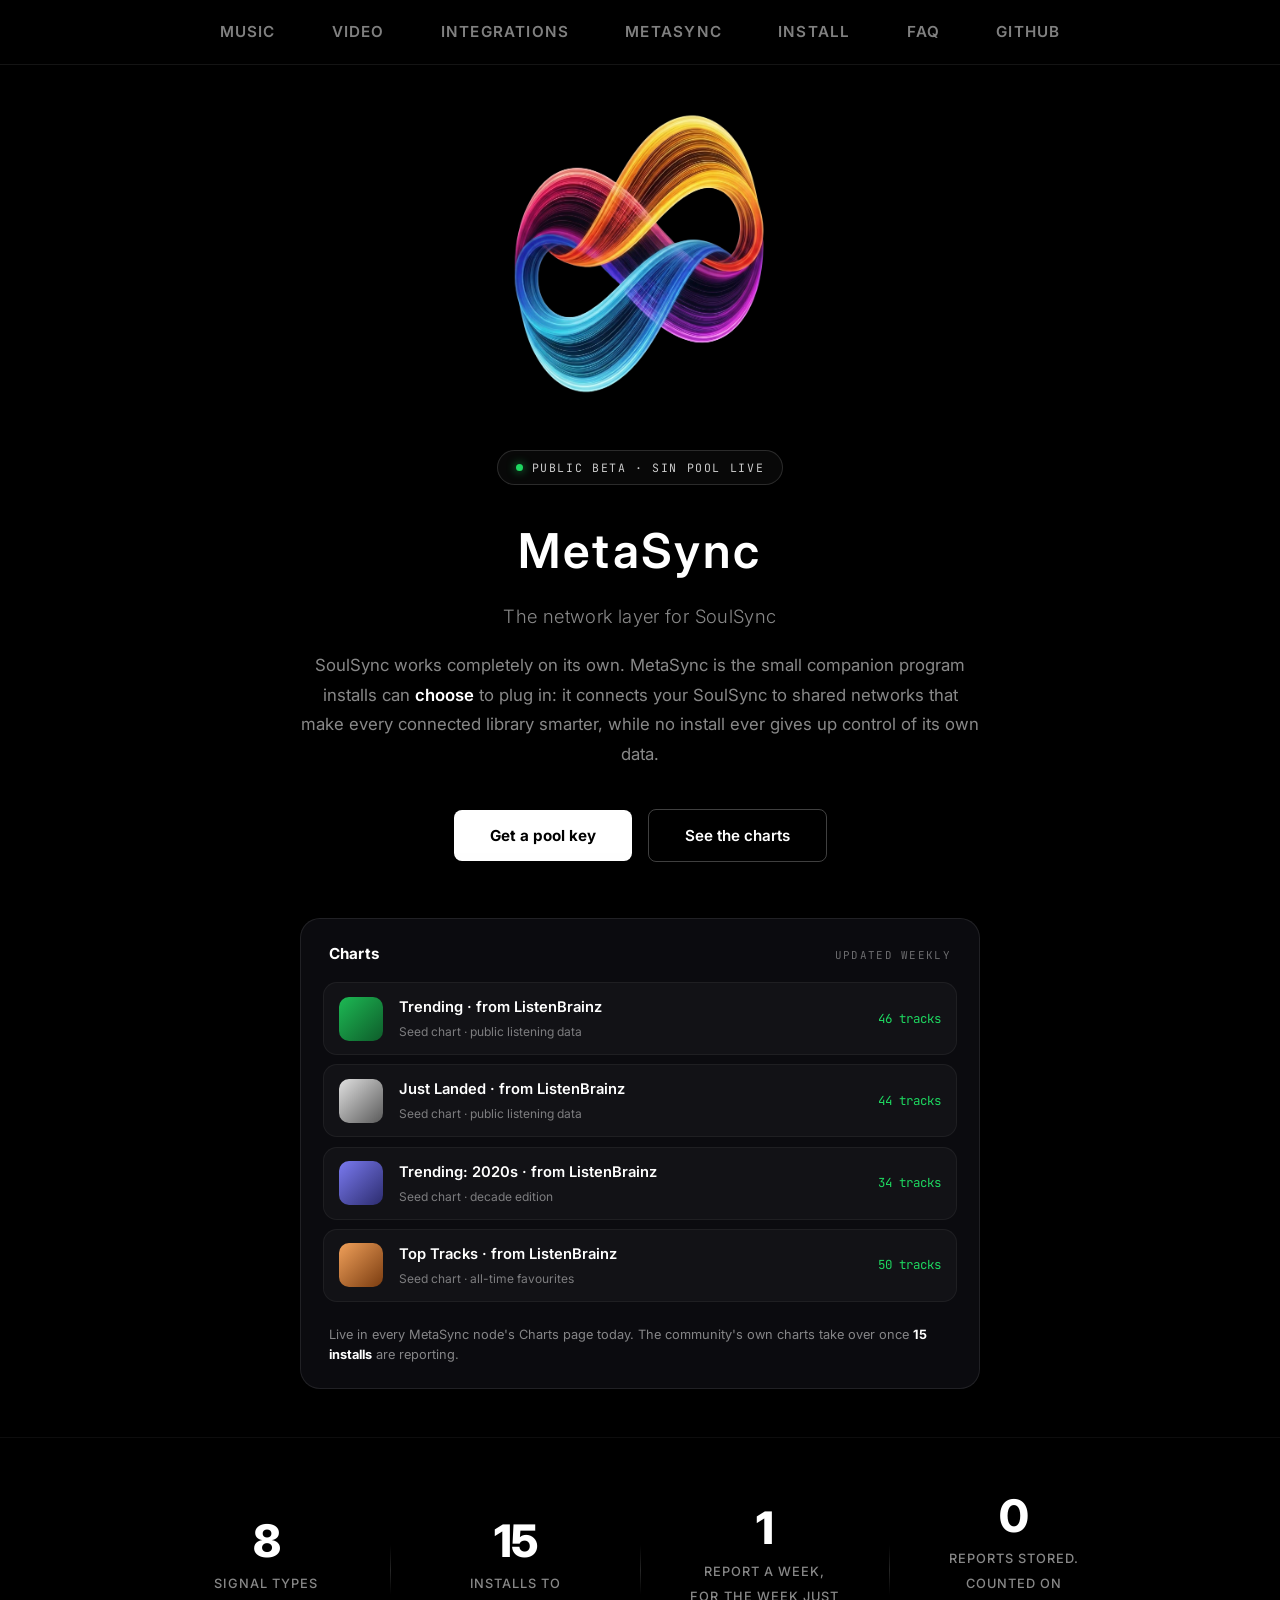
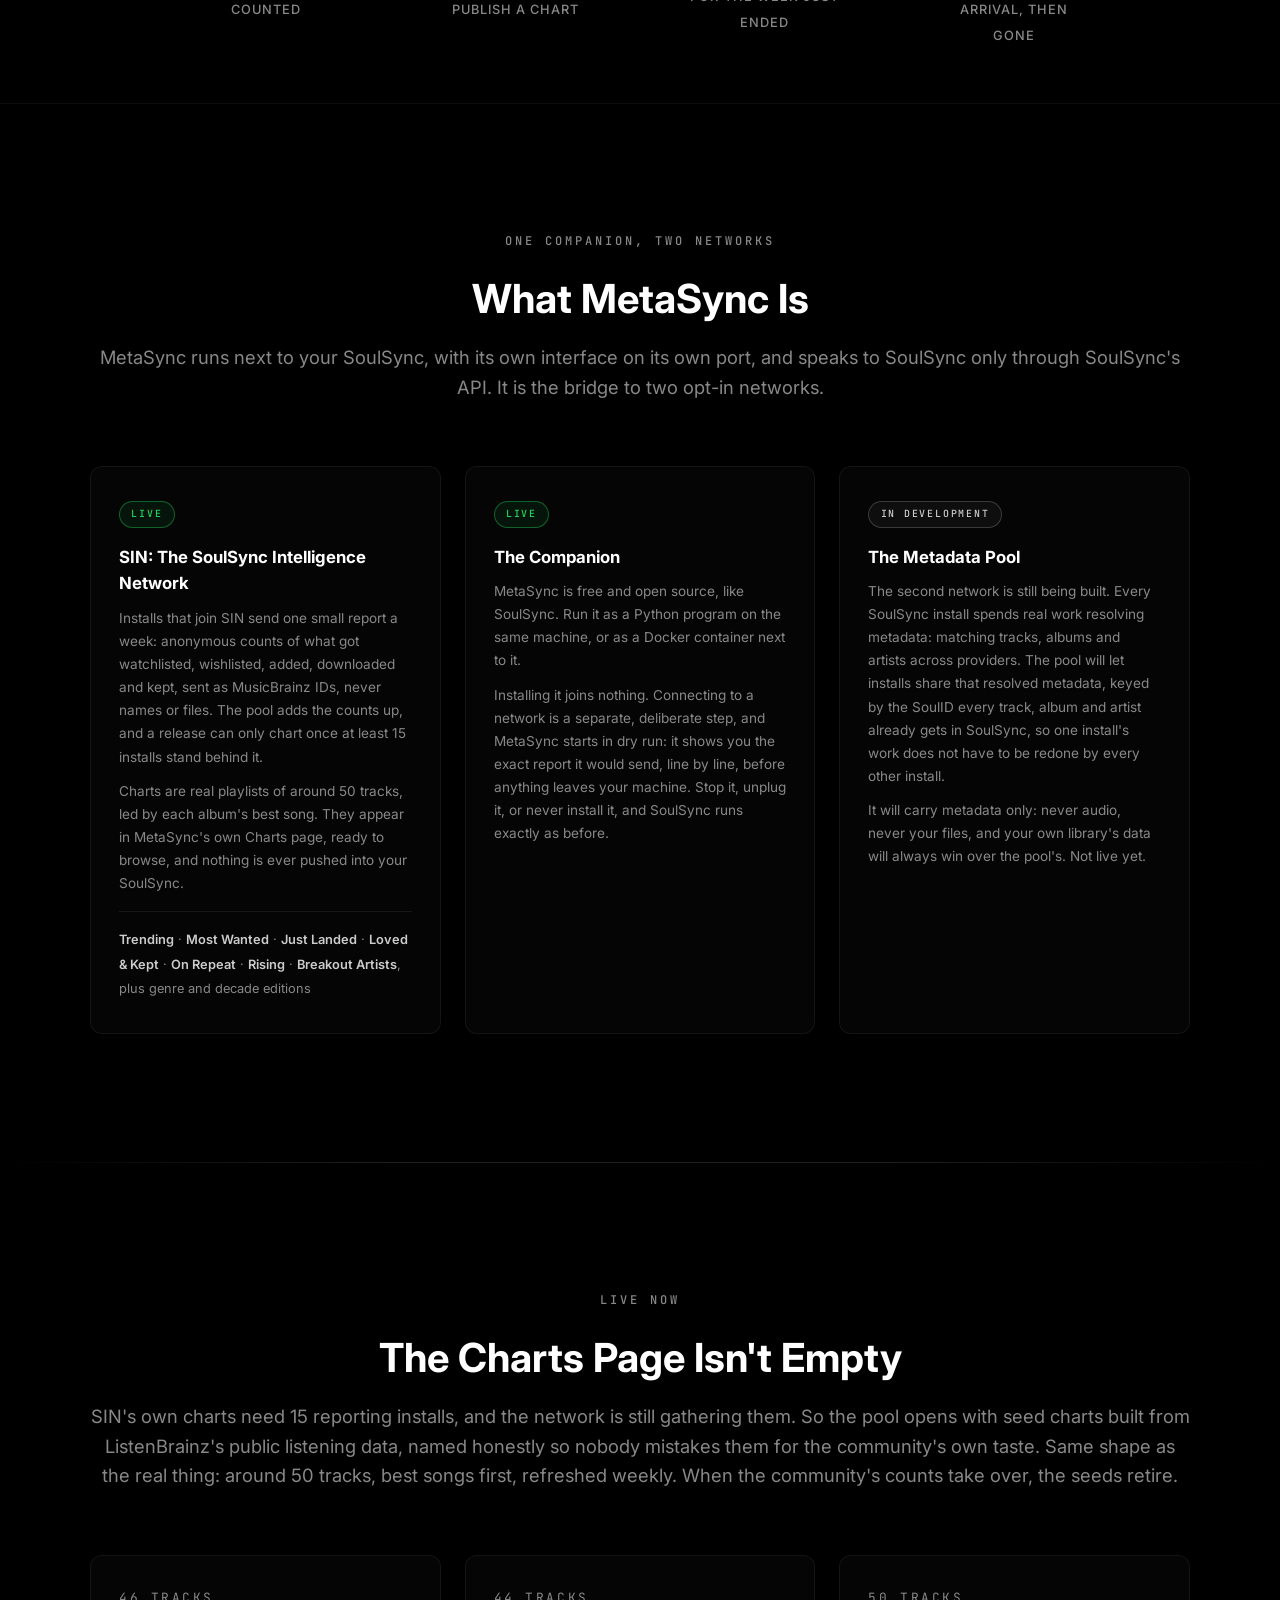
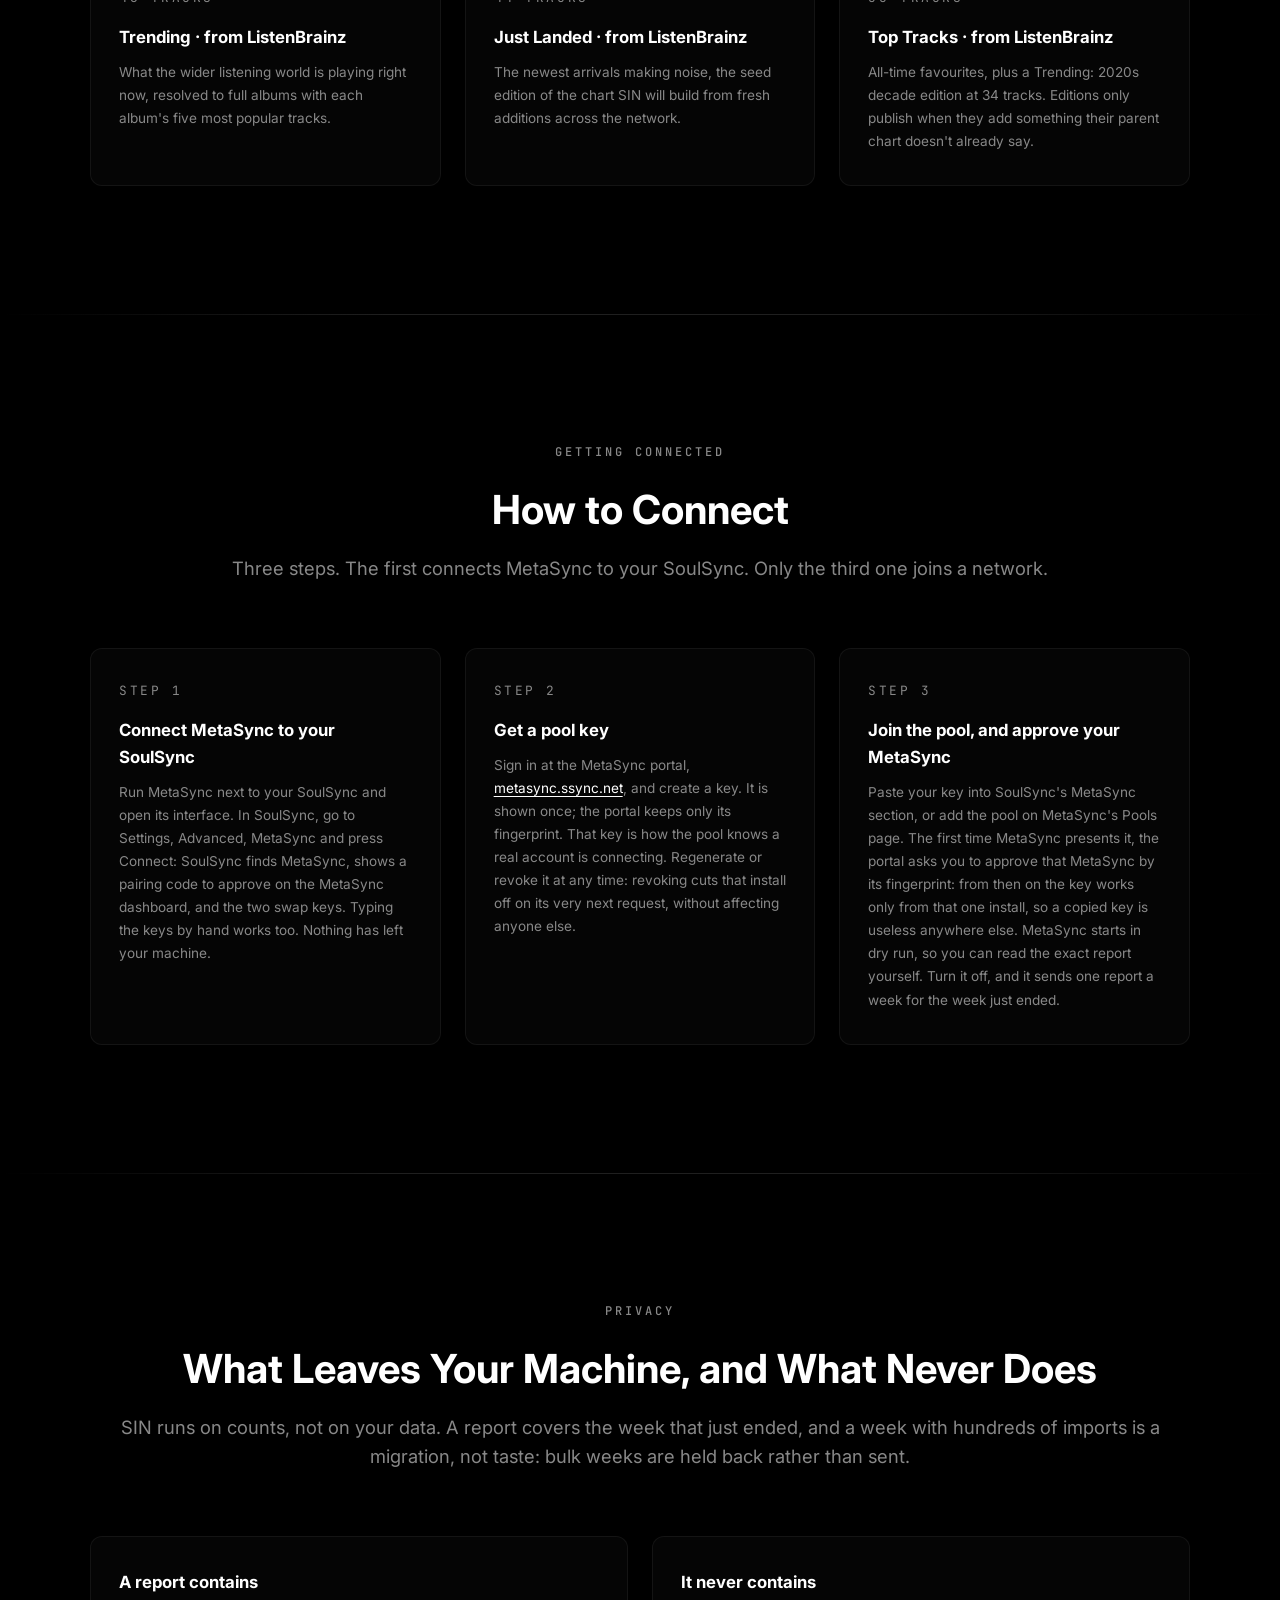
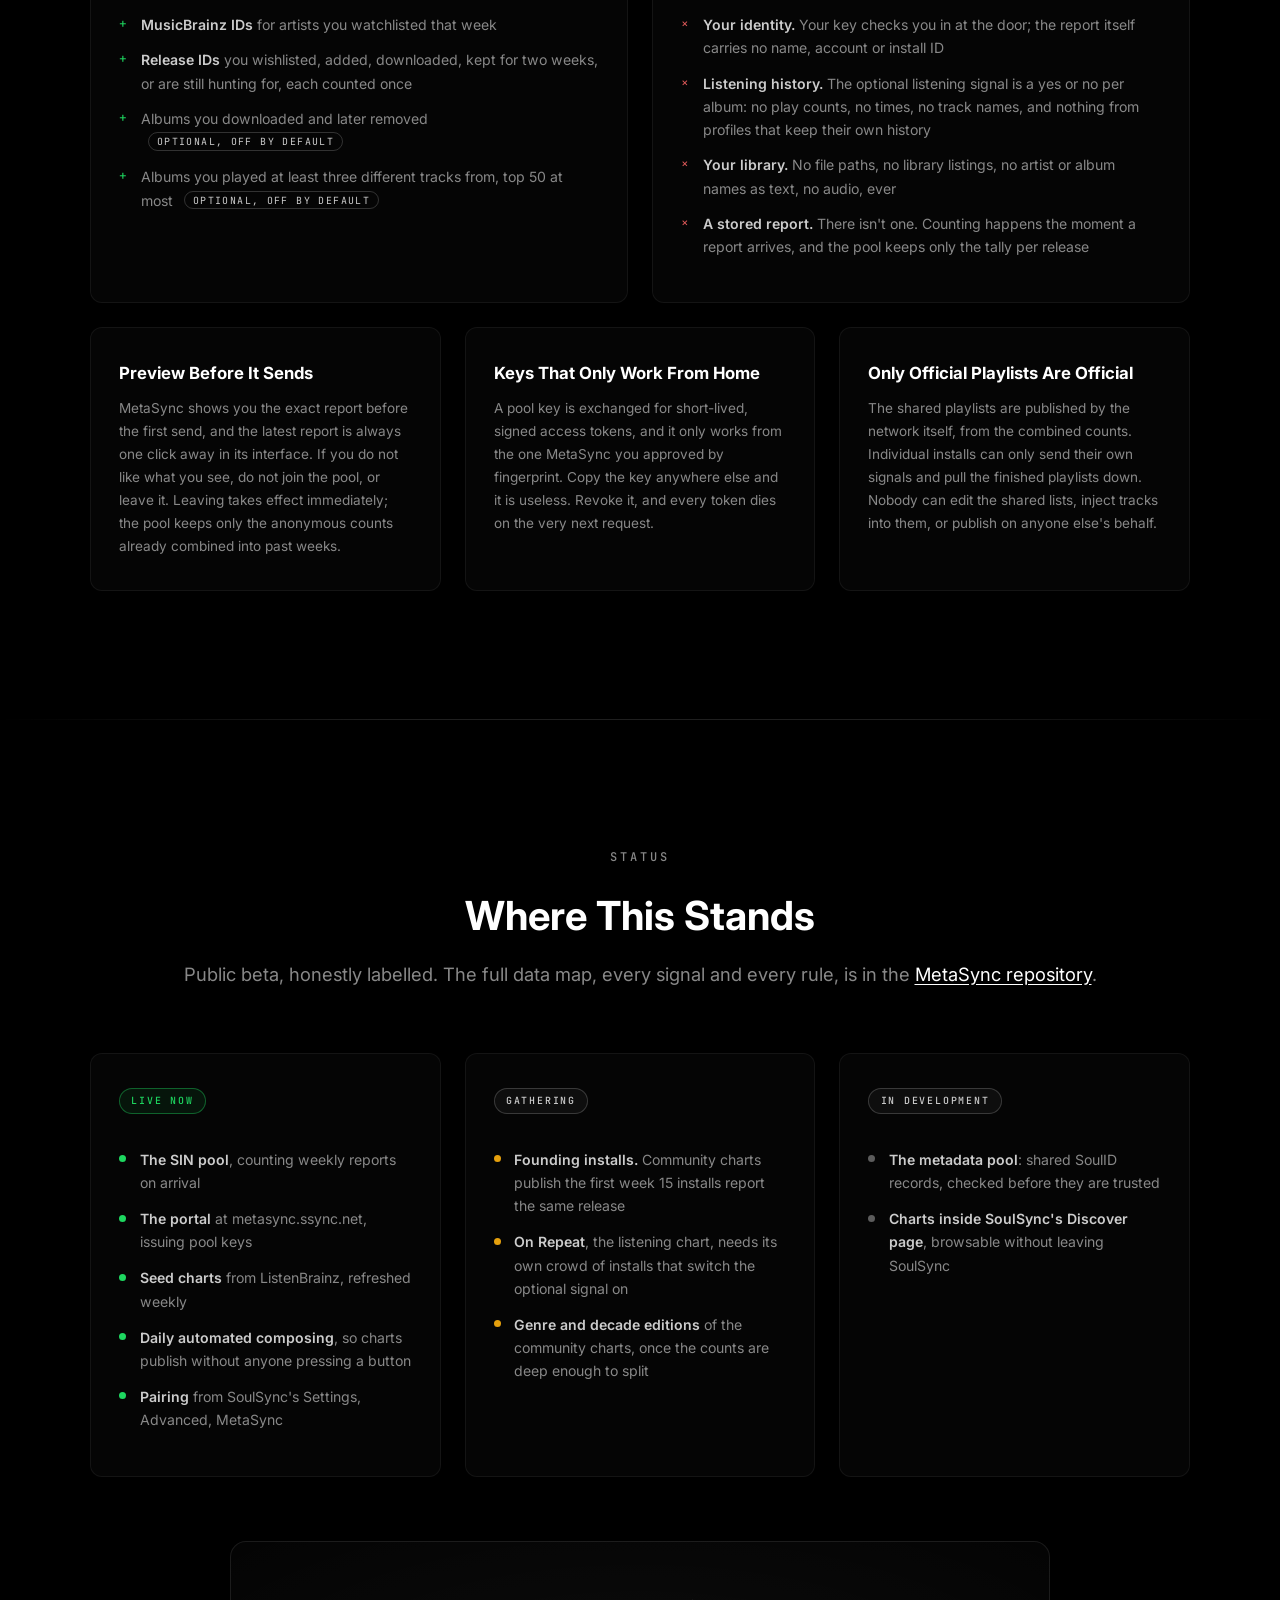
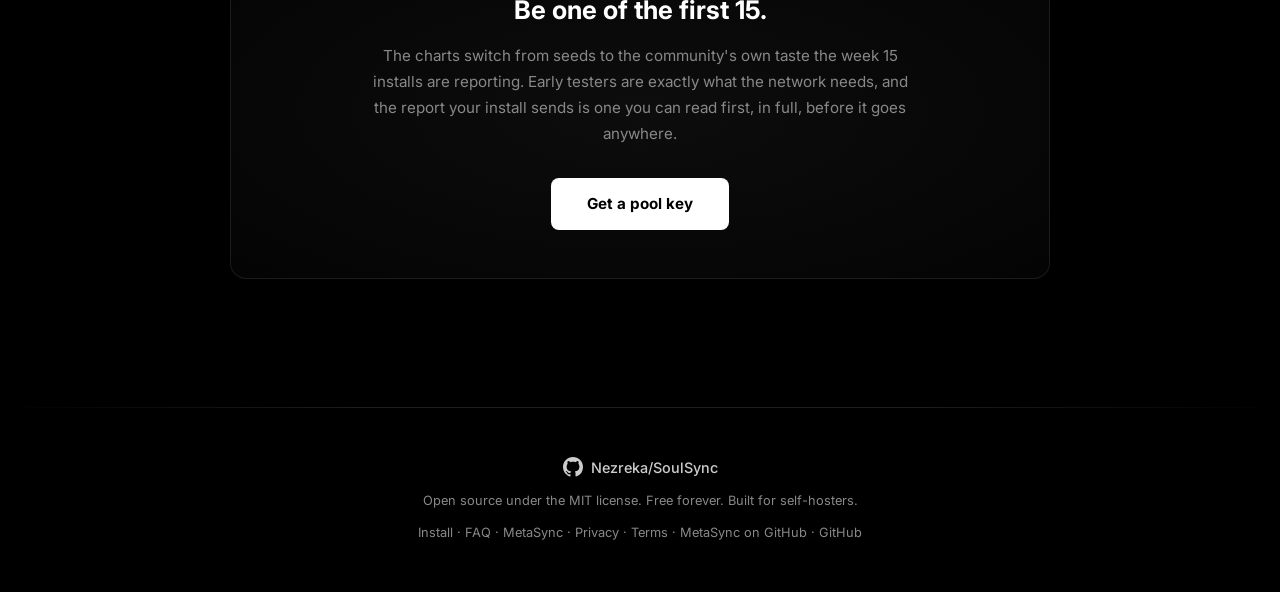
<file: metasync/index.html>
<!DOCTYPE html>
<html lang="en">

<head>
    <meta charset="UTF-8">
    <meta name="viewport" content="width=device-width, initial-scale=1.0">
    <title>MetaSync - The Network Layer for SoulSync</title>
    <meta name="description"
        content="MetaSync is the opt-in companion for SoulSync. It connects your install to SIN, the SoulSync Intelligence Network, where anonymous weekly counts from every install become community charts. Plus a shared metadata pool in development.">
    <meta name="robots" content="index, follow">
    <link rel="canonical" href="https://www.ssync.net/metasync/">
    <meta property="og:site_name" content="SoulSync">
    <meta property="og:locale" content="en_US">
    <meta property="og:title" content="MetaSync - The Network Layer for SoulSync">
    <meta property="og:description"
        content="Opt-in networks for SoulSync installs: SIN turns anonymous community signals into charts and playlists, and a shared metadata pool is in development.">
    <meta property="og:image" content="https://www.ssync.net/assets/trans.png">
    <meta property="og:image:type" content="image/png">
    <meta property="og:image:alt" content="SoulSync logo">
    <meta property="og:type" content="website">
    <meta property="og:url" content="https://www.ssync.net/metasync/">
    <meta name="twitter:card" content="summary_large_image">
    <meta name="twitter:title" content="MetaSync - The Network Layer for SoulSync">
    <meta name="twitter:description"
        content="Opt-in networks for SoulSync: community-powered charts and discovery, and pooled metadata in development.">
    <meta name="twitter:image" content="https://www.ssync.net/assets/trans.png">
    <meta name="theme-color" content="#000000">
    <link rel="icon" href="../assets/trans.png" type="image/png">
    <link rel="sitemap" type="application/xml" href="/sitemap.xml">
    <link rel="stylesheet" href="../style.css">
    <link rel="preconnect" href="https://fonts.googleapis.com">
    <link rel="preconnect" href="https://fonts.gstatic.com" crossorigin>
    <link
        href="https://fonts.googleapis.com/css2?family=Inter:wght@300;400;500;600;700;800&family=JetBrains+Mono:wght@400;500&display=swap"
        rel="stylesheet">
    <style>
        /* Page-local: status pill, badges, charts visual, status board */
        .beta-pill {
            display: inline-flex;
            align-items: center;
            gap: 0.55rem;
            padding: 0.45rem 1.1rem;
            border: 1px solid rgba(255, 255, 255, 0.14);
            border-radius: 999px;
            font-family: 'JetBrains Mono', monospace;
            font-size: 0.72rem;
            letter-spacing: 0.14em;
            text-transform: uppercase;
            color: var(--gray-light);
            margin-bottom: 1.75rem;
            background: rgba(255, 255, 255, 0.03);
        }

        .beta-pill .dot {
            width: 7px;
            height: 7px;
            border-radius: 50%;
            background: #1ed760;
            box-shadow: 0 0 10px rgba(30, 215, 96, 0.8);
        }

        .hero-lede {
            max-width: 680px;
            color: var(--gray);
            font-size: 1.05rem;
            line-height: 1.75;
            margin-top: 1.25rem;
        }

        .hero-lede strong {
            color: var(--white);
            font-weight: 600;
        }

        .hero-actions {
            display: flex;
            gap: 1rem;
            margin-top: 2.5rem;
            flex-wrap: wrap;
            justify-content: center;
        }

        .cta-ghost {
            display: inline-flex;
            align-items: center;
            gap: 0.6rem;
            padding: 0.85rem 2.25rem;
            border: 1px solid rgba(255, 255, 255, 0.25);
            color: var(--white);
            text-decoration: none;
            font-size: 0.95rem;
            font-weight: 600;
            border-radius: 8px;
            transition: border-color 0.3s ease, transform 0.2s ease;
        }

        .cta-ghost:hover {
            border-color: rgba(255, 255, 255, 0.6);
            transform: translateY(-2px);
        }

        .hero-cta {
            margin-top: 0;
        }

        /* Charts visual: a SoulSync-dashboard-styled panel */
        .charts-panel {
            width: min(680px, 100%);
            margin: 3.5rem auto 0;
            text-align: left;
            background: #0b0b0f;
            border: 1px solid rgba(255, 255, 255, 0.09);
            border-radius: 20px;
            padding: 1.4rem 1.4rem 1.1rem;
            box-shadow: 0 30px 80px rgba(0, 0, 0, 0.6), 0 0 0 1px rgba(0, 0, 0, 0.4);
        }

        .charts-panel-head {
            display: flex;
            align-items: baseline;
            justify-content: space-between;
            padding: 0 0.35rem 1rem;
        }

        .charts-panel-title {
            font-size: 0.95rem;
            font-weight: 700;
            color: #fff;
            letter-spacing: 0.01em;
        }

        .charts-panel-week {
            font-family: 'JetBrains Mono', monospace;
            font-size: 0.68rem;
            letter-spacing: 0.12em;
            text-transform: uppercase;
            color: rgba(255, 255, 255, 0.4);
        }

        .chart-row {
            display: flex;
            align-items: center;
            gap: 1rem;
            padding: 0.8rem 0.9rem;
            border-radius: 14px;
            background: rgba(255, 255, 255, 0.03);
            border: 1px solid rgba(255, 255, 255, 0.05);
            margin-bottom: 0.6rem;
        }

        .chart-cover {
            width: 44px;
            height: 44px;
            border-radius: 10px;
            flex-shrink: 0;
        }

        .cover-a { background: linear-gradient(135deg, #1db954, #0e5c2a); }
        .cover-b { background: linear-gradient(135deg, #e0e0e0, #5a5a5a); }
        .cover-c { background: linear-gradient(135deg, #7a7af0, #2c2c6e); }
        .cover-d { background: linear-gradient(135deg, #f0a05a, #7a3c10); }

        .chart-meta {
            flex: 1;
            min-width: 0;
        }

        .chart-name {
            font-size: 0.92rem;
            font-weight: 600;
            color: #fff;
            white-space: nowrap;
            overflow: hidden;
            text-overflow: ellipsis;
        }

        .chart-sub {
            font-size: 0.75rem;
            color: rgba(255, 255, 255, 0.45);
            margin-top: 0.15rem;
        }

        .chart-count {
            font-family: 'JetBrains Mono', monospace;
            font-size: 0.78rem;
            color: #1ed760;
            white-space: nowrap;
        }

        .charts-panel-foot {
            padding: 0.85rem 0.35rem 0.25rem;
            font-size: 0.8rem;
            color: rgba(255, 255, 255, 0.5);
            line-height: 1.6;
        }

        .charts-panel-foot strong {
            color: #fff;
        }

        /* Badges on cards */
        .badge {
            display: inline-block;
            font-family: 'JetBrains Mono', monospace;
            font-size: 0.62rem;
            font-weight: 500;
            letter-spacing: 0.18em;
            text-transform: uppercase;
            padding: 0.28rem 0.7rem;
            border-radius: 999px;
            margin-bottom: 1rem;
        }

        .badge-live {
            color: #1ed760;
            border: 1px solid rgba(30, 215, 96, 0.4);
            background: rgba(30, 215, 96, 0.08);
        }

        .badge-dev {
            color: var(--gray-light);
            border: 1px solid rgba(255, 255, 255, 0.18);
            background: rgba(255, 255, 255, 0.04);
        }

        .feature-card p + p {
            margin-top: 0.7rem;
        }

        .chart-family {
            margin-top: 1rem;
            padding-top: 1rem;
            border-top: 1px solid rgba(255, 255, 255, 0.07);
            font-size: 0.8rem;
            color: var(--gray);
            line-height: 1.9;
        }

        .chart-family span {
            color: var(--gray-light);
            font-weight: 600;
        }

        /* Steps */
        .steps-grid {
            display: grid;
            grid-template-columns: repeat(3, 1fr);
            gap: 1.5rem;
        }

        .step-card {
            padding: 2rem 1.75rem;
            border: 1px solid rgba(255, 255, 255, 0.06);
            border-radius: 12px;
            background: rgba(255, 255, 255, 0.02);
        }

        .step-number {
            font-family: 'JetBrains Mono', monospace;
            font-size: 0.8rem;
            letter-spacing: 0.2em;
            color: var(--gray);
            display: block;
            margin-bottom: 1rem;
        }

        .step-card h3 {
            font-size: 1.05rem;
            font-weight: 700;
            color: var(--white);
            margin-bottom: 0.6rem;
        }

        .step-card p {
            color: var(--gray);
            font-size: 0.85rem;
            line-height: 1.7;
        }

        .step-card a, .install-link {
            color: var(--white);
            text-decoration: underline;
            text-underline-offset: 3px;
        }

        /* Privacy lists */
        .privacy-grid {
            display: grid;
            grid-template-columns: 1fr 1fr;
            gap: 1.5rem;
            margin-bottom: 1.5rem;
        }

        .privacy-panel {
            padding: 2rem 1.75rem;
            border: 1px solid rgba(255, 255, 255, 0.06);
            border-radius: 12px;
            background: rgba(255, 255, 255, 0.02);
            text-align: left;
        }

        .privacy-panel h3 {
            font-size: 1.05rem;
            font-weight: 700;
            color: var(--white);
            margin-bottom: 1.1rem;
        }

        .privacy-panel ul {
            list-style: none;
        }

        .privacy-panel li {
            color: var(--gray);
            font-size: 0.88rem;
            line-height: 1.65;
            padding-left: 1.4rem;
            position: relative;
            margin-bottom: 0.75rem;
        }

        .privacy-panel li::before {
            position: absolute;
            left: 0;
            font-family: 'JetBrains Mono', monospace;
            font-size: 0.8rem;
        }

        .privacy-yes li::before {
            content: "+";
            color: #1ed760;
        }

        .privacy-no li::before {
            content: "\00d7";
            color: #e05a5a;
        }

        .privacy-panel li strong {
            color: var(--gray-light);
            font-weight: 600;
        }

        .privacy-panel .opt {
            font-family: 'JetBrains Mono', monospace;
            font-size: 0.62rem;
            letter-spacing: 0.14em;
            text-transform: uppercase;
            color: var(--gray-light);
            border: 1px solid rgba(255, 255, 255, 0.18);
            border-radius: 999px;
            padding: 0.12rem 0.5rem;
            margin-left: 0.4rem;
            vertical-align: 2px;
            white-space: nowrap;
        }

        /* Status board */
        .status-grid {
            display: grid;
            grid-template-columns: repeat(3, 1fr);
            gap: 1.5rem;
            text-align: left;
        }

        .status-col {
            padding: 2rem 1.75rem;
            border: 1px solid rgba(255, 255, 255, 0.06);
            border-radius: 12px;
            background: rgba(255, 255, 255, 0.02);
        }

        .status-col ul {
            list-style: none;
            margin-top: 1.1rem;
        }

        .status-col li {
            color: var(--gray);
            font-size: 0.88rem;
            line-height: 1.65;
            padding-left: 1.3rem;
            position: relative;
            margin-bottom: 0.8rem;
        }

        .status-col li::before {
            content: "";
            position: absolute;
            left: 0;
            top: 0.52em;
            width: 7px;
            height: 7px;
            border-radius: 50%;
        }

        .status-live li::before { background: #1ed760; }
        .status-wait li::before { background: #e5a00d; }
        .status-dev li::before { background: rgba(255, 255, 255, 0.35); }

        .status-col li strong {
            color: var(--gray-light);
            font-weight: 600;
        }

        /* CTA band */
        .cta-band {
            max-width: 820px;
            margin: 4rem auto 0;
            text-align: center;
            padding: 3rem 2rem;
            border: 1px solid rgba(255, 255, 255, 0.09);
            border-radius: 16px;
            background: radial-gradient(ellipse at center, rgba(255, 255, 255, 0.05), rgba(255, 255, 255, 0.015));
        }

        .cta-band h3 {
            font-size: 1.6rem;
            font-weight: 700;
            color: var(--white);
            margin-bottom: 0.75rem;
        }

        .cta-band p {
            color: var(--gray);
            font-size: 0.95rem;
            line-height: 1.7;
            max-width: 560px;
            margin: 0 auto;
        }

        .cta-band .hero-cta {
            margin-top: 2rem;
        }

        @media (max-width: 900px) {
            .steps-grid, .status-grid {
                grid-template-columns: 1fr;
            }

            .privacy-grid {
                grid-template-columns: 1fr;
            }

            .charts-panel {
                padding: 1.1rem 1.1rem 0.9rem;
            }

            .chart-name {
                white-space: normal;
            }
        }
    </style>
</head>

<body>
    <nav class="navbar">
        <div class="nav-container">
            <ul class="nav-links">
                <li><a href="../#features" class="nav-link">Music</a></li>
                <li><a href="../#video" class="nav-link">Video</a></li>
                <li><a href="../#integrations" class="nav-link">Integrations</a></li>
                <li><a href="/metasync/" class="nav-link">MetaSync</a></li>
                <li><a href="../#install" class="nav-link">Install</a></li>
                <li><a href="../#faq" class="nav-link">FAQ</a></li>
                <li><a href="https://github.com/Nezreka/SoulSync" target="_blank" rel="noopener noreferrer"
                        class="nav-link">GitHub</a></li>
            </ul>
        </div>
    </nav>

    <!-- Hero -->
    <section class="hero">
        <div class="hero-content">
            <img src="../assets/trans.png" alt="SoulSync Logo" class="hero-logo">
            <span class="beta-pill"><span class="dot"></span>Public beta &middot; SIN pool live</span>
            <h1 class="hero-title">MetaSync</h1>
            <p class="hero-tagline">The network layer for SoulSync</p>
            <p class="hero-lede">SoulSync works completely on its own. MetaSync is the small companion program
                installs can <strong>choose</strong> to plug in: it connects your SoulSync to shared networks
                that make every connected library smarter, while no install ever gives up control of its own
                data.</p>
            <div class="hero-actions">
                <a href="https://metasync.ssync.net" class="hero-cta">Get a pool key</a>
                <a href="#charts" class="cta-ghost">See the charts</a>
            </div>
            <div class="charts-panel reveal">
                <div class="charts-panel-head">
                    <span class="charts-panel-title">Charts</span>
                    <span class="charts-panel-week">Updated weekly</span>
                </div>
                <div class="chart-row">
                    <div class="chart-cover cover-a"></div>
                    <div class="chart-meta">
                        <div class="chart-name">Trending &middot; from ListenBrainz</div>
                        <div class="chart-sub">Seed chart &middot; public listening data</div>
                    </div>
                    <span class="chart-count">46 tracks</span>
                </div>
                <div class="chart-row">
                    <div class="chart-cover cover-b"></div>
                    <div class="chart-meta">
                        <div class="chart-name">Just Landed &middot; from ListenBrainz</div>
                        <div class="chart-sub">Seed chart &middot; public listening data</div>
                    </div>
                    <span class="chart-count">44 tracks</span>
                </div>
                <div class="chart-row">
                    <div class="chart-cover cover-c"></div>
                    <div class="chart-meta">
                        <div class="chart-name">Trending: 2020s &middot; from ListenBrainz</div>
                        <div class="chart-sub">Seed chart &middot; decade edition</div>
                    </div>
                    <span class="chart-count">34 tracks</span>
                </div>
                <div class="chart-row">
                    <div class="chart-cover cover-d"></div>
                    <div class="chart-meta">
                        <div class="chart-name">Top Tracks &middot; from ListenBrainz</div>
                        <div class="chart-sub">Seed chart &middot; all-time favourites</div>
                    </div>
                    <span class="chart-count">50 tracks</span>
                </div>
                <p class="charts-panel-foot">Live in every MetaSync node's Charts page today. The community's
                    own charts take over once <strong>15 installs</strong> are reporting.</p>
            </div>
        </div>
    </section>

    <!-- Stats -->
    <section class="stats-bar">
        <div class="stats-container">
            <div class="stat">
                <span class="stat-number">8</span>
                <span class="stat-label">Signal types counted</span>
            </div>
            <div class="stat-divider"></div>
            <div class="stat">
                <span class="stat-number">15</span>
                <span class="stat-label">Installs to publish a chart</span>
            </div>
            <div class="stat-divider"></div>
            <div class="stat">
                <span class="stat-number">1</span>
                <span class="stat-label">Report a week, for the week just ended</span>
            </div>
            <div class="stat-divider"></div>
            <div class="stat">
                <span class="stat-number">0</span>
                <span class="stat-label">Reports stored. Counted on arrival, then gone</span>
            </div>
        </div>
    </section>

    <!-- The networks -->
    <section class="section features-section">
        <div class="section-container">
            <span class="section-eyebrow">One companion, two networks</span>
            <h2 class="section-heading">What MetaSync Is</h2>
            <p class="section-subheading">MetaSync runs next to your SoulSync, with its own interface on its
                own port, and speaks to SoulSync only through SoulSync's API. It is the bridge to two opt-in
                networks.</p>
            <div class="features-grid">
                <div class="feature-card reveal">
                    <span class="badge badge-live">Live</span>
                    <h3>SIN: The SoulSync Intelligence Network</h3>
                    <p>Installs that join SIN send one small report a week: anonymous counts of what got
                        watchlisted, wishlisted, added, downloaded and kept, sent as MusicBrainz IDs, never
                        names or files. The pool adds the counts up, and a release can only chart once at
                        least 15 installs stand behind it.</p>
                    <p>Charts are real playlists of around 50 tracks, led by each album's best song. They
                        appear in MetaSync's own Charts page, ready to browse, and nothing is ever pushed
                        into your SoulSync.</p>
                    <div class="chart-family">
                        <span>Trending</span> &middot; <span>Most Wanted</span> &middot; <span>Just
                        Landed</span> &middot; <span>Loved &amp; Kept</span> &middot; <span>On Repeat</span>
                        &middot; <span>Rising</span> &middot; <span>Breakout Artists</span>, plus genre and
                        decade editions
                    </div>
                </div>
                <div class="feature-card reveal">
                    <span class="badge badge-live">Live</span>
                    <h3>The Companion</h3>
                    <p>MetaSync is free and open source, like SoulSync. Run it as a Python program on the same
                        machine, or as a Docker container next to it.</p>
                    <p>Installing it joins nothing. Connecting to a network is a separate, deliberate step,
                        and MetaSync starts in dry run: it shows you the exact report it would send, line by
                        line, before anything leaves your machine. Stop it, unplug it, or never install it,
                        and SoulSync runs exactly as before.</p>
                </div>
                <div class="feature-card reveal">
                    <span class="badge badge-dev">In development</span>
                    <h3>The Metadata Pool</h3>
                    <p>The second network is still being built. Every SoulSync install spends real work
                        resolving metadata: matching tracks, albums and artists across providers. The pool
                        will let installs share that resolved metadata, keyed by the SoulID every track,
                        album and artist already gets in SoulSync, so one install's work does not have to be
                        redone by every other install.</p>
                    <p>It will carry metadata only: never audio, never your files, and your own library's
                        data will always win over the pool's. Not live yet.</p>
                </div>
            </div>
        </div>
    </section>

    <div class="section-glow-divider"></div>

    <!-- Seed charts -->
    <section id="charts" class="section">
        <div class="section-container">
            <span class="section-eyebrow">Live now</span>
            <h2 class="section-heading">The Charts Page Isn't Empty</h2>
            <p class="section-subheading">SIN's own charts need 15 reporting installs, and the network is
                still gathering them. So the pool opens with seed charts built from ListenBrainz's public
                listening data, named honestly so nobody mistakes them for the community's own taste. Same
                shape as the real thing: around 50 tracks, best songs first, refreshed weekly. When the
                community's counts take over, the seeds retire.</p>
            <div class="steps-grid">
                <div class="step-card reveal">
                    <span class="step-number">46 TRACKS</span>
                    <h3>Trending &middot; from ListenBrainz</h3>
                    <p>What the wider listening world is playing right now, resolved to full albums with
                        each album's five most popular tracks.</p>
                </div>
                <div class="step-card reveal">
                    <span class="step-number">44 TRACKS</span>
                    <h3>Just Landed &middot; from ListenBrainz</h3>
                    <p>The newest arrivals making noise, the seed edition of the chart SIN will build from
                        fresh additions across the network.</p>
                </div>
                <div class="step-card reveal">
                    <span class="step-number">50 TRACKS</span>
                    <h3>Top Tracks &middot; from ListenBrainz</h3>
                    <p>All-time favourites, plus a Trending: 2020s decade edition at 34 tracks. Editions
                        only publish when they add something their parent chart doesn't already say.</p>
                </div>
            </div>
        </div>
    </section>

    <div class="section-glow-divider"></div>

    <!-- How to connect -->
    <section id="connect" class="section features-section">
        <div class="section-container">
            <span class="section-eyebrow">Getting connected</span>
            <h2 class="section-heading">How to Connect</h2>
            <p class="section-subheading">Three steps. The first connects MetaSync to your SoulSync. Only the
                third one joins a network.</p>
            <div class="steps-grid">
                <div class="step-card reveal">
                    <span class="step-number">STEP 1</span>
                    <h3>Connect MetaSync to your SoulSync</h3>
                    <p>Run MetaSync next to your SoulSync and open its interface. In SoulSync, go to Settings,
                        Advanced, MetaSync and press Connect: SoulSync finds MetaSync, shows a pairing code
                        to approve on the MetaSync dashboard, and the two swap keys. Typing the keys by hand
                        works too. Nothing has left your machine.</p>
                </div>
                <div class="step-card reveal">
                    <span class="step-number">STEP 2</span>
                    <h3>Get a pool key</h3>
                    <p>Sign in at the MetaSync portal, <a href="https://metasync.ssync.net"
                            target="_blank" rel="noopener noreferrer">metasync.ssync.net</a>, and create a
                        key. It is shown once; the portal keeps only its fingerprint. That key is how the pool
                        knows a real account is connecting. Regenerate or revoke it at any time: revoking
                        cuts that install off on its very next request, without affecting anyone else.</p>
                </div>
                <div class="step-card reveal">
                    <span class="step-number">STEP 3</span>
                    <h3>Join the pool, and approve your MetaSync</h3>
                    <p>Paste your key into SoulSync's MetaSync section, or add the pool on MetaSync's Pools
                        page. The first time MetaSync presents it, the portal asks you to approve that
                        MetaSync by its fingerprint: from then on the key works only from that one install,
                        so a copied key is useless anywhere else. MetaSync starts in dry run, so you can read
                        the exact report yourself. Turn it off, and it sends one report a week for the week
                        just ended.</p>
                </div>
            </div>
        </div>
    </section>

    <div class="section-glow-divider"></div>

    <!-- Privacy -->
    <section class="section">
        <div class="section-container">
            <span class="section-eyebrow">Privacy</span>
            <h2 class="section-heading">What Leaves Your Machine, and What Never Does</h2>
            <p class="section-subheading">SIN runs on counts, not on your data. A report covers the week that
                just ended, and a week with hundreds of imports is a migration, not taste: bulk weeks are
                held back rather than sent.</p>
            <div class="privacy-grid">
                <div class="privacy-panel reveal">
                    <h3>A report contains</h3>
                    <ul class="privacy-yes">
                        <li><strong>MusicBrainz IDs</strong> for artists you watchlisted that week</li>
                        <li><strong>Release IDs</strong> you wishlisted, added, downloaded, kept for two
                            weeks, or are still hunting for, each counted once</li>
                        <li>Albums you downloaded and later removed <span class="opt">Optional, off by
                                default</span></li>
                        <li>Albums you played at least three different tracks from, top 50 at most <span
                                class="opt">Optional, off by default</span></li>
                    </ul>
                </div>
                <div class="privacy-panel reveal">
                    <h3>It never contains</h3>
                    <ul class="privacy-no">
                        <li><strong>Your identity.</strong> Your key checks you in at the door; the report
                            itself carries no name, account or install ID</li>
                        <li><strong>Listening history.</strong> The optional listening signal is a yes or no
                            per album: no play counts, no times, no track names, and nothing from profiles
                            that keep their own history</li>
                        <li><strong>Your library.</strong> No file paths, no library listings, no artist or
                            album names as text, no audio, ever</li>
                        <li><strong>A stored report.</strong> There isn't one. Counting happens the moment a
                            report arrives, and the pool keeps only the tally per release</li>
                    </ul>
                </div>
            </div>
            <div class="features-grid">
                <div class="feature-card reveal">
                    <h3>Preview Before It Sends</h3>
                    <p>MetaSync shows you the exact report before the first send, and the latest report is
                        always one click away in its interface. If you do not like what you see, do not join
                        the pool, or leave it. Leaving takes effect immediately; the pool keeps only the
                        anonymous counts already combined into past weeks.</p>
                </div>
                <div class="feature-card reveal">
                    <h3>Keys That Only Work From Home</h3>
                    <p>A pool key is exchanged for short-lived, signed access tokens, and it only works from
                        the one MetaSync you approved by fingerprint. Copy the key anywhere else and it is
                        useless. Revoke it, and every token dies on the very next request.</p>
                </div>
                <div class="feature-card reveal">
                    <h3>Only Official Playlists Are Official</h3>
                    <p>The shared playlists are published by the network itself, from the combined counts.
                        Individual installs can only send their own signals and pull the finished playlists
                        down. Nobody can edit the shared lists, inject tracks into them, or publish on
                        anyone else's behalf.</p>
                </div>
            </div>
        </div>
    </section>

    <div class="section-glow-divider"></div>

    <!-- Status -->
    <section class="section features-section">
        <div class="section-container">
            <span class="section-eyebrow">Status</span>
            <h2 class="section-heading">Where This Stands</h2>
            <p class="section-subheading">Public beta, honestly labelled. The full data map, every signal and
                every rule, is in the <a class="install-link" href="https://github.com/Nezreka/MetaSync"
                    target="_blank" rel="noopener noreferrer">MetaSync repository</a>.</p>
            <div class="status-grid">
                <div class="status-col status-live reveal">
                    <span class="badge badge-live">Live now</span>
                    <ul>
                        <li><strong>The SIN pool</strong>, counting weekly reports on arrival</li>
                        <li><strong>The portal</strong> at metasync.ssync.net, issuing pool keys</li>
                        <li><strong>Seed charts</strong> from ListenBrainz, refreshed weekly</li>
                        <li><strong>Daily automated composing</strong>, so charts publish without anyone
                            pressing a button</li>
                        <li><strong>Pairing</strong> from SoulSync's Settings, Advanced, MetaSync</li>
                    </ul>
                </div>
                <div class="status-col status-wait reveal">
                    <span class="badge badge-dev">Gathering</span>
                    <ul>
                        <li><strong>Founding installs.</strong> Community charts publish the first week 15
                            installs report the same release</li>
                        <li><strong>On Repeat</strong>, the listening chart, needs its own crowd of
                            installs that switch the optional signal on</li>
                        <li><strong>Genre and decade editions</strong> of the community charts, once the
                            counts are deep enough to split</li>
                    </ul>
                </div>
                <div class="status-col status-dev reveal">
                    <span class="badge badge-dev">In development</span>
                    <ul>
                        <li><strong>The metadata pool</strong>: shared SoulID records, checked before they
                            are trusted</li>
                        <li><strong>Charts inside SoulSync's Discover page</strong>, browsable without
                            leaving SoulSync</li>
                    </ul>
                </div>
            </div>
            <div class="cta-band reveal">
                <h3>Be one of the first 15.</h3>
                <p>The charts switch from seeds to the community's own taste the week 15 installs are
                    reporting. Early testers are exactly what the network needs, and the report your install
                    sends is one you can read first, in full, before it goes anywhere.</p>
                <a href="https://metasync.ssync.net" class="hero-cta">Get a pool key</a>
            </div>
        </div>
    </section>

    <div class="section-glow-divider"></div>

    <!-- Footer -->
    <footer class="footer">
        <div class="section-container">
            <div class="footer-content">
                <a href="https://github.com/Nezreka/SoulSync" target="_blank" rel="noopener noreferrer"
                    class="footer-github">
                    <svg viewBox="0 0 24 24" width="20" height="20" fill="currentColor">
                        <path
                            d="M12 0C5.37 0 0 5.37 0 12c0 5.31 3.435 9.795 8.205 11.385.6.105.825-.255.825-.57 0-.285-.015-1.23-.015-2.235-3.015.555-3.795-.735-4.035-1.41-.135-.345-.72-1.41-1.23-1.695-.42-.225-1.02-.78-.015-.795.945-.015 1.62.87 1.845 1.23 1.08 1.815 2.805 1.305 3.495.99.105-.78.42-1.305.765-1.605-2.67-.3-5.46-1.335-5.46-5.925 0-1.305.465-2.385 1.23-3.225-.12-.3-.54-1.53.12-3.18 0 0 1.005-.315 3.3 1.23.96-.27 1.98-.405 3-.405s2.04.135 3 .405c2.295-1.56 3.3-1.23 3.3-1.23.66 1.65.24 2.88.12 3.18.765.84 1.23 1.905 1.23 3.225 0 4.605-2.805 5.625-5.475 5.925.435.375.81 1.095.81 2.22 0 1.605-.015 2.895-.015 3.3 0 .315.225.69.825.57A12.02 12.02 0 0024 12c0-6.63-5.37-12-12-12z" />
                    </svg>
                    Nezreka/SoulSync
                </a>
                <p class="footer-text">Open source under the MIT license. Free forever. Built for self-hosters.</p>
                <p class="footer-text"><a href="../#install" class="footer-link">Install</a> &middot;
                    <a href="../#faq" class="footer-link">FAQ</a> &middot;
                    <a href="/metasync/" class="footer-link">MetaSync</a> &middot;
                    <a href="/privacy/" class="footer-link">Privacy</a> &middot;
                    <a href="/terms/" class="footer-link">Terms</a> &middot;
                    <a href="https://github.com/Nezreka/MetaSync" target="_blank"
                        rel="noopener noreferrer" class="footer-link">MetaSync on GitHub</a> &middot;
                    <a href="https://github.com/Nezreka/SoulSync" target="_blank"
                        rel="noopener noreferrer" class="footer-link">GitHub</a>
                </p>
            </div>
        </div>
    </footer>

    <script>
        // Scroll reveal, same behaviour as the main site's script.js
        const observer = new IntersectionObserver((entries) => {
            entries.forEach((entry) => {
                if (entry.isIntersecting) {
                    entry.target.classList.add('visible');
                }
            });
        }, { threshold: 0.1 });
        document.querySelectorAll('.reveal').forEach((el) => observer.observe(el));
    </script>

</body>

</html>
</file>
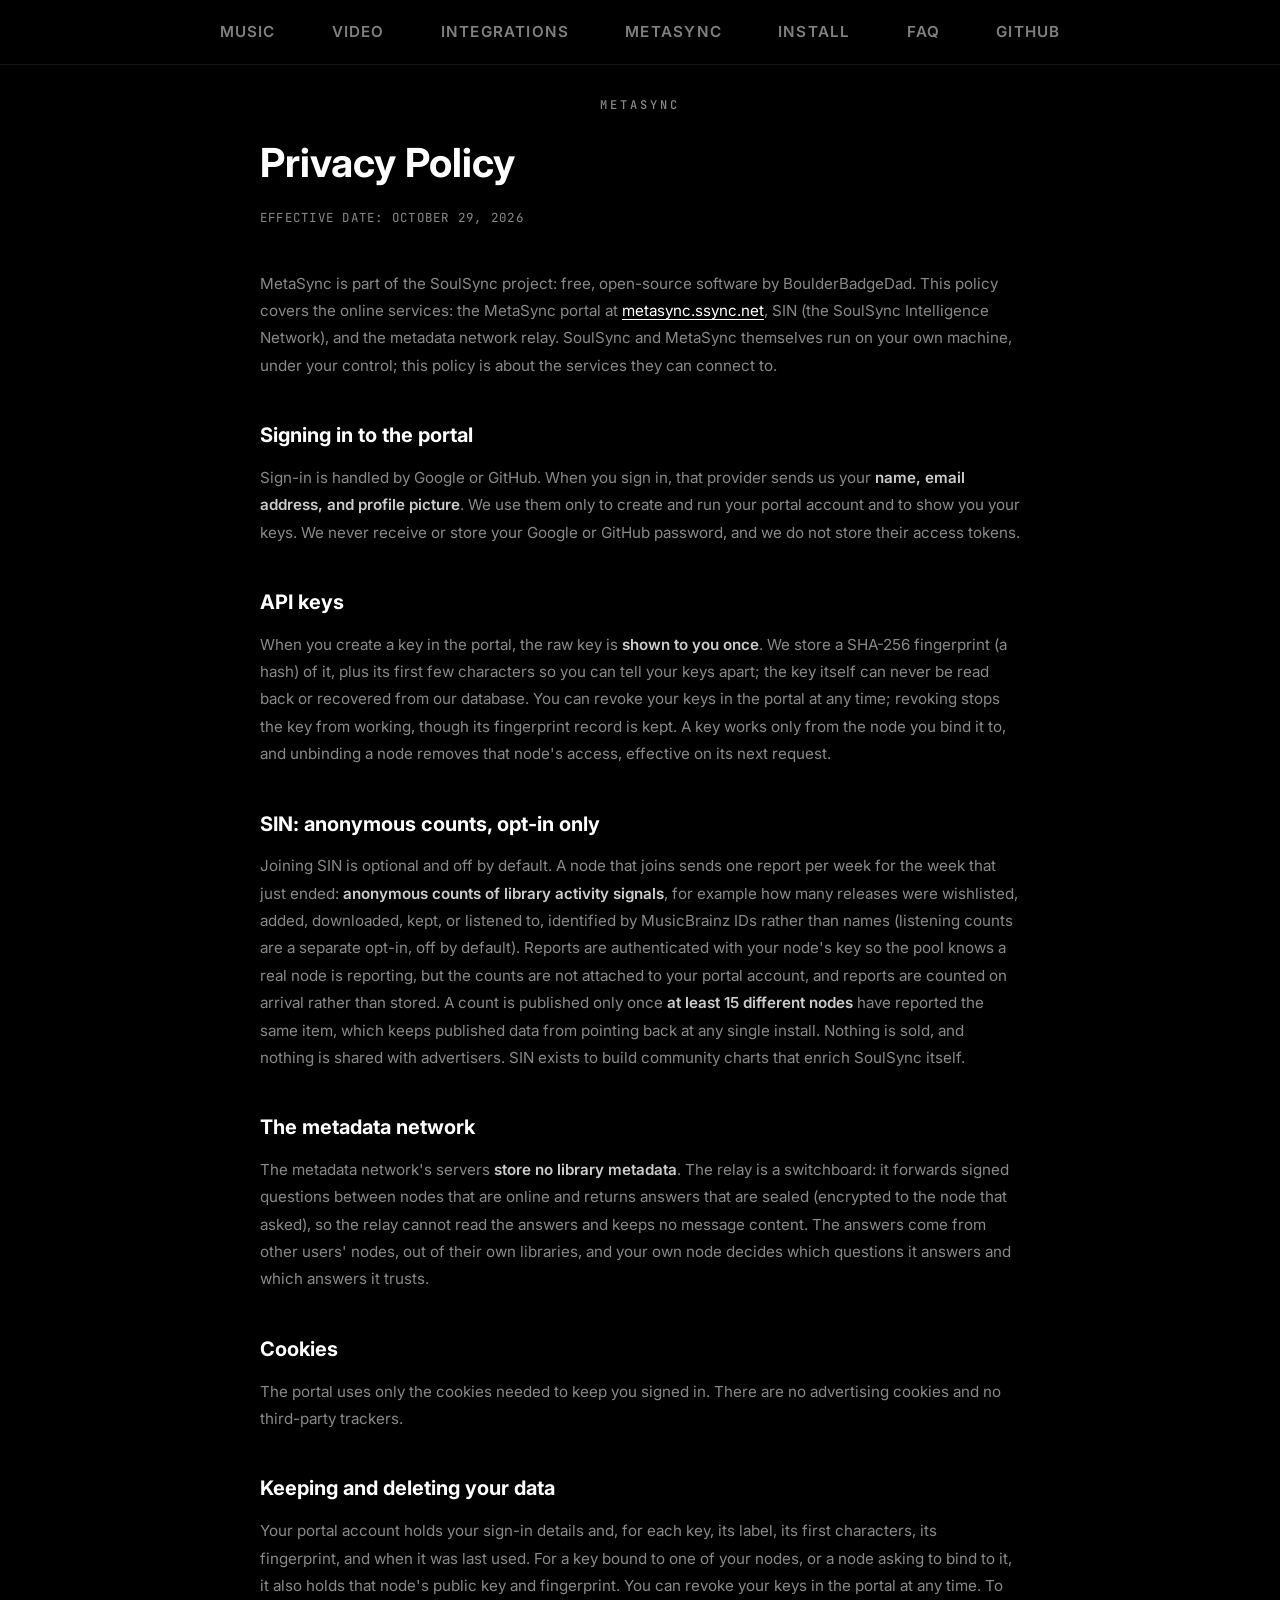
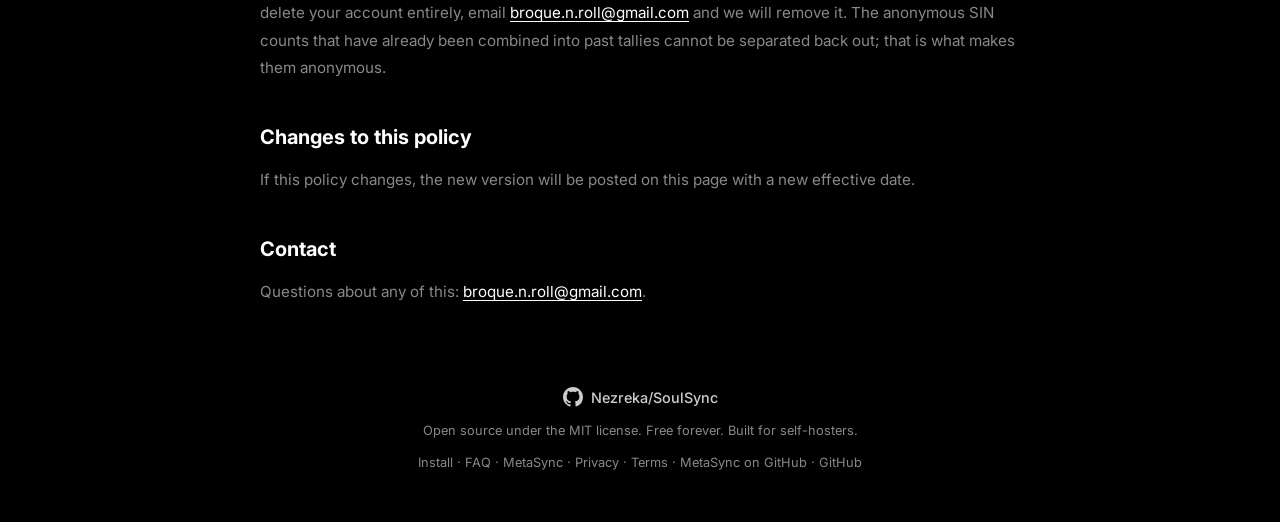
<file: privacy/index.html>
<!DOCTYPE html>
<html lang="en">

<head>
    <meta charset="UTF-8">
    <meta name="viewport" content="width=device-width, initial-scale=1.0">
    <title>Privacy Policy - MetaSync</title>
    <meta name="description"
        content="How MetaSync handles your data: what the portal receives when you sign in, how API keys are stored, how SIN counts anonymous signals, and why the metadata network's servers store no library metadata.">
    <meta name="robots" content="index, follow">
    <link rel="canonical" href="https://www.ssync.net/privacy/">
    <meta property="og:site_name" content="SoulSync">
    <meta property="og:locale" content="en_US">
    <meta property="og:title" content="Privacy Policy - MetaSync">
    <meta property="og:description"
        content="What the MetaSync portal, SIN, and the metadata network do with your data, in plain language.">
    <meta property="og:image" content="https://www.ssync.net/assets/trans.png">
    <meta property="og:image:type" content="image/png">
    <meta property="og:image:alt" content="SoulSync logo">
    <meta property="og:type" content="website">
    <meta property="og:url" content="https://www.ssync.net/privacy/">
    <meta name="theme-color" content="#000000">
    <link rel="icon" href="../assets/trans.png" type="image/png">
    <link rel="sitemap" type="application/xml" href="/sitemap.xml">
    <link rel="stylesheet" href="../style.css">
    <link rel="preconnect" href="https://fonts.googleapis.com">
    <link rel="preconnect" href="https://fonts.gstatic.com" crossorigin>
    <link
        href="https://fonts.googleapis.com/css2?family=Inter:wght@300;400;500;600;700;800&family=JetBrains+Mono:wght@400;500&display=swap"
        rel="stylesheet">
    <style>
        /* Page-local: legal document layout */
        .legal {
            max-width: 760px;
            margin: 0 auto;
            text-align: left;
        }

        .legal .effective {
            font-family: 'JetBrains Mono', monospace;
            font-size: 0.78rem;
            letter-spacing: 0.1em;
            text-transform: uppercase;
            color: var(--gray);
            margin-bottom: 2.5rem;
        }

        .legal h2 {
            font-size: 1.25rem;
            font-weight: 700;
            color: var(--white);
            margin: 2.5rem 0 0.8rem;
        }

        .legal p {
            color: var(--gray);
            font-size: 0.95rem;
            line-height: 1.8;
            margin-bottom: 1rem;
        }

        .legal p strong {
            color: var(--gray-light);
            font-weight: 600;
        }

        .legal a {
            color: var(--white);
            text-decoration: underline;
            text-underline-offset: 3px;
        }

        .legal-hero {
            padding-bottom: 1rem;
        }

        .legal-hero .section-heading {
            text-align: left;
        }

        .legal-hero .hero-lede {
            max-width: 760px;
        }
    </style>
</head>

<body>
    <nav class="navbar">
        <div class="nav-container">
            <ul class="nav-links">
                <li><a href="../#features" class="nav-link">Music</a></li>
                <li><a href="../#video" class="nav-link">Video</a></li>
                <li><a href="../#integrations" class="nav-link">Integrations</a></li>
                <li><a href="/metasync/" class="nav-link">MetaSync</a></li>
                <li><a href="../#install" class="nav-link">Install</a></li>
                <li><a href="../#faq" class="nav-link">FAQ</a></li>
                <li><a href="https://github.com/Nezreka/SoulSync" target="_blank" rel="noopener noreferrer"
                        class="nav-link">GitHub</a></li>
            </ul>
        </div>
    </nav>

    <section class="hero legal-hero">
        <div class="hero-content">
            <div class="legal">
                <span class="section-eyebrow">MetaSync</span>
                <h1 class="section-heading">Privacy Policy</h1>
                <p class="effective">Effective date: October 29, 2026</p>
                <p>MetaSync is part of the SoulSync project: free, open-source software by BoulderBadgeDad.
                    This policy covers the online services: the MetaSync portal at
                    <a href="https://metasync.ssync.net" target="_blank"
                        rel="noopener noreferrer">metasync.ssync.net</a>, SIN (the SoulSync Intelligence
                    Network), and the metadata network relay. SoulSync and MetaSync themselves run on
                    your own machine, under your control; this policy is about the services they can
                    connect to.</p>

                <h2>Signing in to the portal</h2>
                <p>Sign-in is handled by Google or GitHub. When you sign in, that provider sends us your
                    <strong>name, email address, and profile picture</strong>. We use them only to create
                    and run your portal account and to show you your keys. We never receive or store your
                    Google or GitHub password, and we do not store their access tokens.</p>

                <h2>API keys</h2>
                <p>When you create a key in the portal, the raw key is <strong>shown to you once</strong>.
                    We store a SHA-256 fingerprint (a hash) of it, plus its first few characters so
                    you can tell your keys apart; the key itself can never be read back or recovered
                    from our database. You can revoke your keys in the portal at any time; revoking
                    stops the key from working, though its fingerprint record is kept. A key works
                    only from the node you bind it to, and unbinding a node removes that node's
                    access, effective on its next request.</p>

                <h2>SIN: anonymous counts, opt-in only</h2>
                <p>Joining SIN is optional and off by default. A node that joins sends one report per week
                    for the week that just ended: <strong>anonymous counts of library activity
                    signals</strong>, for example how many releases were wishlisted, added, downloaded,
                    kept, or listened to, identified by MusicBrainz IDs rather than names (listening
                    counts are a separate opt-in, off by default). Reports are authenticated
                    with your node's key so the pool knows a real node is reporting, but the counts are
                    not attached to your portal account, and reports are counted on arrival rather than
                    stored. A count is published only once <strong>at least 15 different nodes</strong>
                    have reported the same item, which keeps published data from pointing back at any
                    single install. Nothing is sold, and nothing is shared with advertisers. SIN exists
                    to build
                    community charts that enrich SoulSync itself.</p>

                <h2>The metadata network</h2>
                <p>The metadata network's servers <strong>store no library metadata</strong>. The relay
                    is a switchboard: it forwards signed questions between nodes that are online and
                    returns answers that are sealed (encrypted to the node that asked), so the relay
                    cannot read the answers and keeps no message content. The answers come from other
                    users' nodes, out of their own libraries, and your own node decides which questions
                    it answers and which answers it trusts.</p>

                <h2>Cookies</h2>
                <p>The portal uses only the cookies needed to keep you signed in. There are no
                    advertising cookies and no third-party trackers.</p>

                <h2>Keeping and deleting your data</h2>
                <p>Your portal account holds your sign-in details and, for each key, its label, its
                    first characters, its fingerprint, and when it was last used. For a key bound to
                    one of your nodes, or a node asking to bind to it, it also holds that node's
                    public key and fingerprint. You can
                    revoke your keys in the portal at any time. To delete your account entirely, email
                    <a href="mailto:broque.n.roll@gmail.com">broque.n.roll@gmail.com</a> and we will
                    remove it. The anonymous SIN counts that have already been combined into past
                    tallies cannot be separated back out; that is what makes them anonymous.</p>

                <h2>Changes to this policy</h2>
                <p>If this policy changes, the new version will be posted on this page with a new
                    effective date.</p>

                <h2>Contact</h2>
                <p>Questions about any of this: <a
                        href="mailto:broque.n.roll@gmail.com">broque.n.roll@gmail.com</a>.</p>
            </div>
        </div>
    </section>

    <!-- Footer -->
    <footer class="footer">
        <div class="section-container">
            <div class="footer-content">
                <a href="https://github.com/Nezreka/SoulSync" target="_blank" rel="noopener noreferrer"
                    class="footer-github">
                    <svg viewBox="0 0 24 24" width="20" height="20" fill="currentColor">
                        <path
                            d="M12 0C5.37 0 0 5.37 0 12c0 5.31 3.435 9.795 8.205 11.385.6.105.825-.255.825-.57 0-.285-.015-1.23-.015-2.235-3.015.555-3.795-.735-4.035-1.41-.135-.345-.72-1.41-1.23-1.695-.42-.225-1.02-.78-.015-.795.945-.015 1.62.87 1.845 1.23 1.08 1.815 2.805 1.305 3.495.99.105-.78.42-1.305.765-1.605-2.67-.3-5.46-1.335-5.46-5.925 0-1.305.465-2.385 1.23-3.225-.12-.3-.54-1.53.12-3.18 0 0 1.005-.315 3.3 1.23.96-.27 1.98-.405 3-.405s2.04.135 3 .405c2.295-1.56 3.3-1.23 3.3-1.23.66 1.65.24 2.88.12 3.18.765.84 1.23 1.905 1.23 3.225 0 4.605-2.805 5.625-5.475 5.925.435.375.81 1.095.81 2.22 0 1.605-.015 2.895-.015 3.3 0 .315.225.69.825.57A12.02 12.02 0 0024 12c0-6.63-5.37-12-12-12z" />
                    </svg>
                    Nezreka/SoulSync
                </a>
                <p class="footer-text">Open source under the MIT license. Free forever. Built for self-hosters.</p>
                <p class="footer-text"><a href="../#install" class="footer-link">Install</a> &middot;
                    <a href="../#faq" class="footer-link">FAQ</a> &middot;
                    <a href="/metasync/" class="footer-link">MetaSync</a> &middot;
                    <a href="/privacy/" class="footer-link">Privacy</a> &middot;
                    <a href="/terms/" class="footer-link">Terms</a> &middot;
                    <a href="https://github.com/Nezreka/MetaSync" target="_blank"
                        rel="noopener noreferrer" class="footer-link">MetaSync on GitHub</a> &middot;
                    <a href="https://github.com/Nezreka/SoulSync" target="_blank"
                        rel="noopener noreferrer" class="footer-link">GitHub</a>
                </p>
            </div>
        </div>
    </footer>

</body>

</html>
</file>
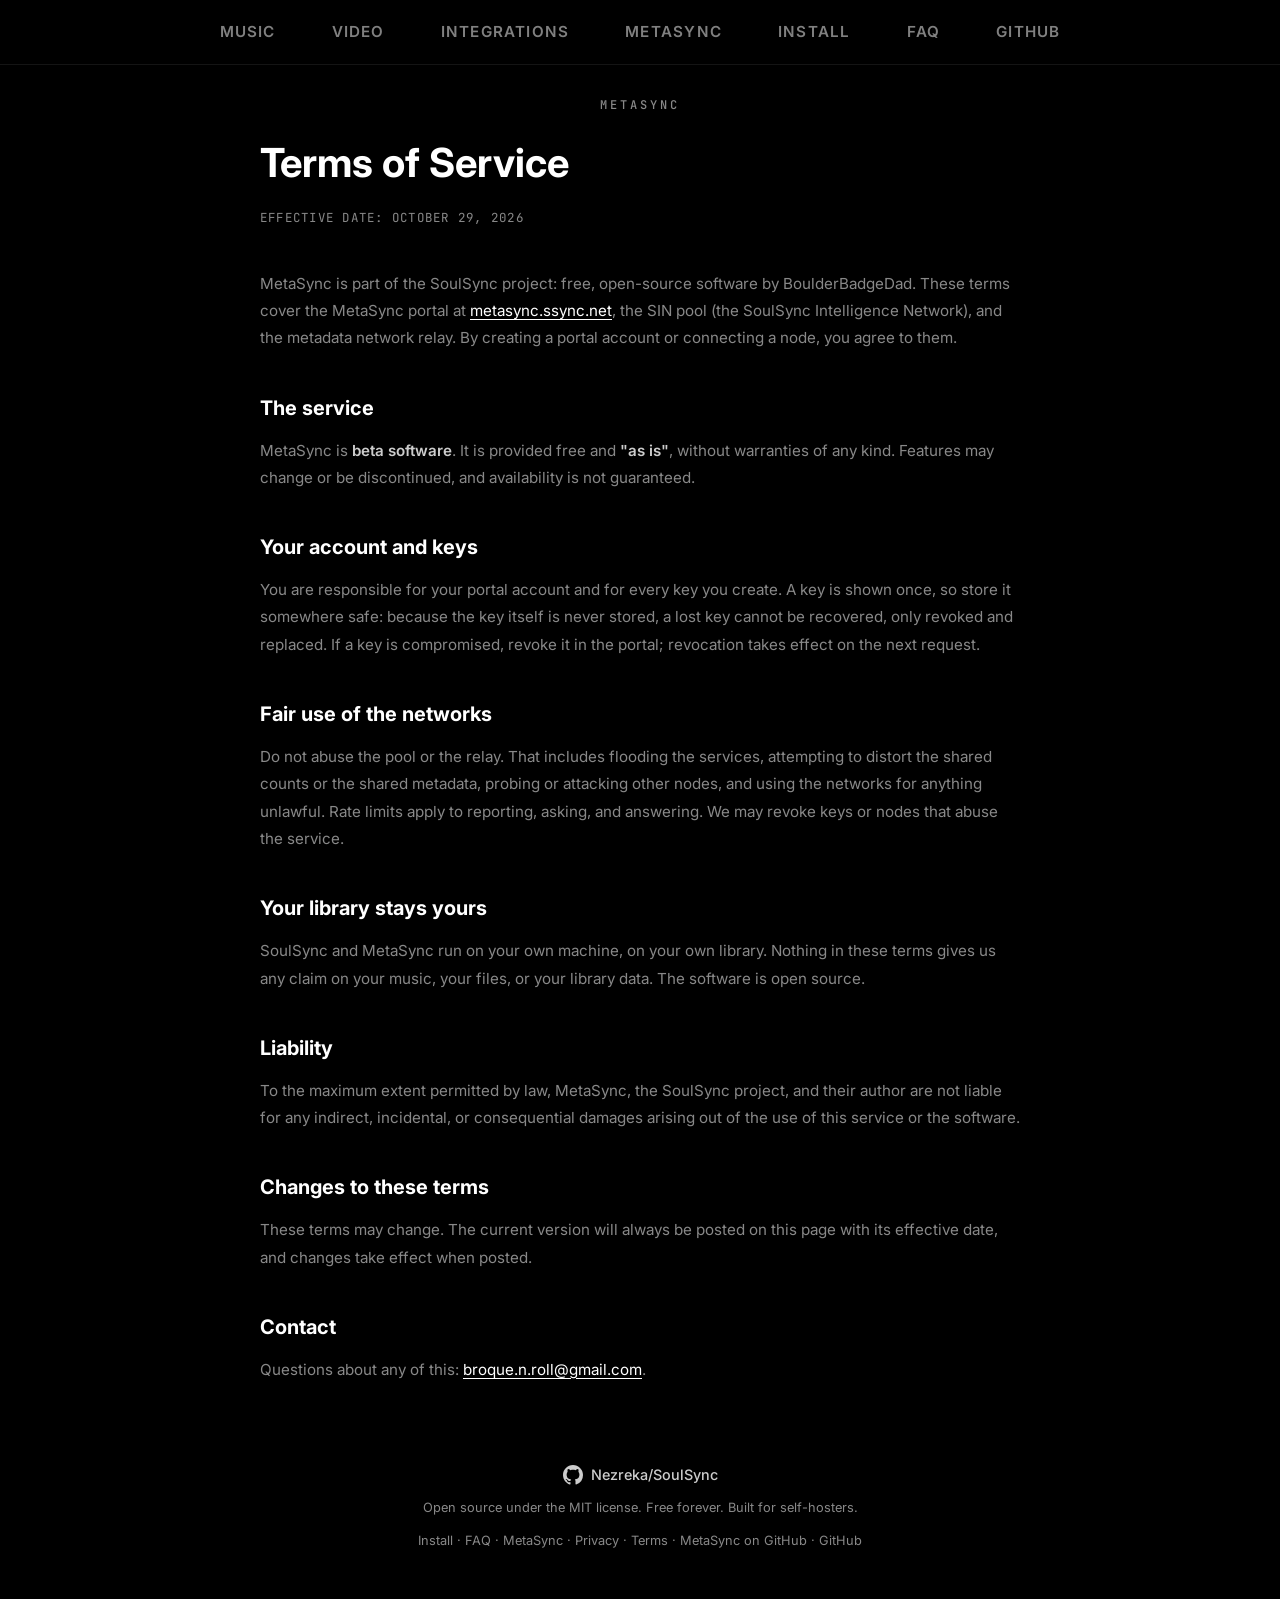
<file: terms/index.html>
<!DOCTYPE html>
<html lang="en">

<head>
    <meta charset="UTF-8">
    <meta name="viewport" content="width=device-width, initial-scale=1.0">
    <title>Terms of Service - MetaSync</title>
    <meta name="description"
        content="The terms for using the MetaSync portal, the SIN pool, and the metadata network relay: beta software provided as is, your keys are your responsibility, and fair use of the shared networks.">
    <meta name="robots" content="index, follow">
    <link rel="canonical" href="https://www.ssync.net/terms/">
    <meta property="og:site_name" content="SoulSync">
    <meta property="og:locale" content="en_US">
    <meta property="og:title" content="Terms of Service - MetaSync">
    <meta property="og:description"
        content="The terms for the MetaSync portal, the SIN pool, and the metadata network relay, in plain language.">
    <meta property="og:image" content="https://www.ssync.net/assets/trans.png">
    <meta property="og:image:type" content="image/png">
    <meta property="og:image:alt" content="SoulSync logo">
    <meta property="og:type" content="website">
    <meta property="og:url" content="https://www.ssync.net/terms/">
    <meta name="theme-color" content="#000000">
    <link rel="icon" href="../assets/trans.png" type="image/png">
    <link rel="sitemap" type="application/xml" href="/sitemap.xml">
    <link rel="stylesheet" href="../style.css">
    <link rel="preconnect" href="https://fonts.googleapis.com">
    <link rel="preconnect" href="https://fonts.gstatic.com" crossorigin>
    <link
        href="https://fonts.googleapis.com/css2?family=Inter:wght@300;400;500;600;700;800&family=JetBrains+Mono:wght@400;500&display=swap"
        rel="stylesheet">
    <style>
        /* Page-local: legal document layout */
        .legal {
            max-width: 760px;
            margin: 0 auto;
            text-align: left;
        }

        .legal .effective {
            font-family: 'JetBrains Mono', monospace;
            font-size: 0.78rem;
            letter-spacing: 0.1em;
            text-transform: uppercase;
            color: var(--gray);
            margin-bottom: 2.5rem;
        }

        .legal h2 {
            font-size: 1.25rem;
            font-weight: 700;
            color: var(--white);
            margin: 2.5rem 0 0.8rem;
        }

        .legal p {
            color: var(--gray);
            font-size: 0.95rem;
            line-height: 1.8;
            margin-bottom: 1rem;
        }

        .legal p strong {
            color: var(--gray-light);
            font-weight: 600;
        }

        .legal a {
            color: var(--white);
            text-decoration: underline;
            text-underline-offset: 3px;
        }

        .legal-hero {
            padding-bottom: 1rem;
        }

        .legal-hero .section-heading {
            text-align: left;
        }

        .legal-hero .hero-lede {
            max-width: 760px;
        }
    </style>
</head>

<body>
    <nav class="navbar">
        <div class="nav-container">
            <ul class="nav-links">
                <li><a href="../#features" class="nav-link">Music</a></li>
                <li><a href="../#video" class="nav-link">Video</a></li>
                <li><a href="../#integrations" class="nav-link">Integrations</a></li>
                <li><a href="/metasync/" class="nav-link">MetaSync</a></li>
                <li><a href="../#install" class="nav-link">Install</a></li>
                <li><a href="../#faq" class="nav-link">FAQ</a></li>
                <li><a href="https://github.com/Nezreka/SoulSync" target="_blank" rel="noopener noreferrer"
                        class="nav-link">GitHub</a></li>
            </ul>
        </div>
    </nav>

    <section class="hero legal-hero">
        <div class="hero-content">
            <div class="legal">
                <span class="section-eyebrow">MetaSync</span>
                <h1 class="section-heading">Terms of Service</h1>
                <p class="effective">Effective date: October 29, 2026</p>
                <p>MetaSync is part of the SoulSync project: free, open-source software by BoulderBadgeDad.
                    These terms cover the MetaSync portal at
                    <a href="https://metasync.ssync.net" target="_blank"
                        rel="noopener noreferrer">metasync.ssync.net</a>, the SIN pool (the SoulSync
                    Intelligence Network), and the metadata network relay. By creating a portal account
                    or connecting a node, you agree to them.</p>

                <h2>The service</h2>
                <p>MetaSync is <strong>beta software</strong>. It is provided free and <strong>"as
                    is"</strong>, without warranties of any kind. Features may change or be
                    discontinued, and availability is not guaranteed.</p>

                <h2>Your account and keys</h2>
                <p>You are responsible for your portal account and for every key you create. A key is
                    shown once, so store it somewhere safe: because the key itself is never stored, a
                    lost key cannot be recovered, only revoked and replaced. If a key is compromised,
                    revoke it in the portal; revocation takes effect on the next request.</p>

                <h2>Fair use of the networks</h2>
                <p>Do not abuse the pool or the relay. That includes flooding the services, attempting
                    to distort the shared counts or the shared metadata, probing or attacking other
                    nodes, and using the networks for anything unlawful. Rate limits apply to
                    reporting, asking, and answering. We may revoke keys or nodes that abuse the
                    service.</p>

                <h2>Your library stays yours</h2>
                <p>SoulSync and MetaSync run on your own machine, on your own library. Nothing in these
                    terms gives us any claim on your music, your files, or your library data. The
                    software is open source.</p>

                <h2>Liability</h2>
                <p>To the maximum extent permitted by law, MetaSync, the SoulSync project, and their
                    author are not liable for any indirect, incidental, or consequential damages
                    arising out of the use of this service or the software.</p>

                <h2>Changes to these terms</h2>
                <p>These terms may change. The current version will always be posted on this page with
                    its effective date, and changes take effect when posted.</p>

                <h2>Contact</h2>
                <p>Questions about any of this: <a
                        href="mailto:broque.n.roll@gmail.com">broque.n.roll@gmail.com</a>.</p>
            </div>
        </div>
    </section>

    <!-- Footer -->
    <footer class="footer">
        <div class="section-container">
            <div class="footer-content">
                <a href="https://github.com/Nezreka/SoulSync" target="_blank" rel="noopener noreferrer"
                    class="footer-github">
                    <svg viewBox="0 0 24 24" width="20" height="20" fill="currentColor">
                        <path
                            d="M12 0C5.37 0 0 5.37 0 12c0 5.31 3.435 9.795 8.205 11.385.6.105.825-.255.825-.57 0-.285-.015-1.23-.015-2.235-3.015.555-3.795-.735-4.035-1.41-.135-.345-.72-1.41-1.23-1.695-.42-.225-1.02-.78-.015-.795.945-.015 1.62.87 1.845 1.23 1.08 1.815 2.805 1.305 3.495.99.105-.78.42-1.305.765-1.605-2.67-.3-5.46-1.335-5.46-5.925 0-1.305.465-2.385 1.23-3.225-.12-.3-.54-1.53.12-3.18 0 0 1.005-.315 3.3 1.23.96-.27 1.98-.405 3-.405s2.04.135 3 .405c2.295-1.56 3.3-1.23 3.3-1.23.66 1.65.24 2.88.12 3.18.765.84 1.23 1.905 1.23 3.225 0 4.605-2.805 5.625-5.475 5.925.435.375.81 1.095.81 2.22 0 1.605-.015 2.895-.015 3.3 0 .315.225.69.825.57A12.02 12.02 0 0024 12c0-6.63-5.37-12-12-12z" />
                    </svg>
                    Nezreka/SoulSync
                </a>
                <p class="footer-text">Open source under the MIT license. Free forever. Built for self-hosters.</p>
                <p class="footer-text"><a href="../#install" class="footer-link">Install</a> &middot;
                    <a href="../#faq" class="footer-link">FAQ</a> &middot;
                    <a href="/metasync/" class="footer-link">MetaSync</a> &middot;
                    <a href="/privacy/" class="footer-link">Privacy</a> &middot;
                    <a href="/terms/" class="footer-link">Terms</a> &middot;
                    <a href="https://github.com/Nezreka/MetaSync" target="_blank"
                        rel="noopener noreferrer" class="footer-link">MetaSync on GitHub</a> &middot;
                    <a href="https://github.com/Nezreka/SoulSync" target="_blank"
                        rel="noopener noreferrer" class="footer-link">GitHub</a>
                </p>
            </div>
        </div>
    </footer>

</body>

</html>
</file>
<file: style.css>
* {
    margin: 0;
    padding: 0;
    box-sizing: border-box;
}

:root {
    --black: #000000;
    --jet: #0a0a0a;
    --dark: #111111;
    --gray-dark: #1a1a1a;
    --gray: #888888;
    --gray-light: #cccccc;
    --white: #ffffff;
    --accent: #e0e0e0;
}

html {
    scroll-behavior: smooth;
}

body {
    font-family: 'Inter', sans-serif;
    background-color: var(--black);
    color: var(--white);
    line-height: 1.6;
    overflow-x: hidden;
}

/* Navbar */
.navbar {
    position: fixed;
    top: 0;
    left: 0;
    width: 100%;
    z-index: 1000;
    background-color: rgba(0, 0, 0, 0.9);
    backdrop-filter: blur(16px);
    border-bottom: 1px solid rgba(255, 255, 255, 0.08);
}

.nav-container {
    max-width: 1200px;
    margin: 0 auto;
    padding: 0 2rem;
    display: flex;
    align-items: center;
    justify-content: center;
    height: 64px;
}

.nav-links {
    display: flex;
    list-style: none;
    gap: 3.5rem;
}

.nav-link {
    text-decoration: none;
    color: rgba(255, 255, 255, 0.5);
    font-size: 0.95rem;
    font-weight: 600;
    letter-spacing: 0.08em;
    text-transform: uppercase;
    transition: color 0.3s ease;
    padding: 0.4rem 0;
    border-bottom: 2px solid transparent;
    transition: color 0.3s ease, border-color 0.3s ease;
}

.nav-link:hover {
    color: var(--white);
    border-bottom-color: var(--white);
}

/* Hero */
.hero {
    min-height: 70vh;
    display: flex;
    align-items: center;
    justify-content: center;
    text-align: center;
    padding: 6rem 2rem 3rem;
    background-color: var(--black);
    position: relative;
    overflow: hidden;
}

.hero-particles {
    position: absolute;
    inset: 0;
    width: 100%;
    height: 100%;
    z-index: 1;
    pointer-events: none;
}

.hero-content {
    display: flex;
    flex-direction: column;
    align-items: center;
    position: relative;
    z-index: 2;
}

.hero-logo {
    width: 320px;
    height: auto;
    margin-bottom: 1.5rem;
}

.hero-terminal {
    margin-top: 2rem;
    max-width: 620px;
    width: 100%;
}

.hero-title {
    font-size: 3rem;
    font-weight: 600;
    letter-spacing: 0.05em;
    color: var(--white);
}

.hero-tagline {
    font-size: 1.15rem;
    font-weight: 300;
    color: var(--gray);
    margin-top: 0.75rem;
    letter-spacing: 0.02em;
}

.hero-cta {
    display: inline-flex;
    align-items: center;
    gap: 0.6rem;
    margin-top: 2.5rem;
    padding: 0.85rem 2.25rem;
    background-color: var(--white);
    color: var(--black);
    text-decoration: none;
    font-size: 0.95rem;
    font-weight: 700;
    border-radius: 8px;
    transition: background-color 0.3s ease, transform 0.2s ease;
}

.hero-cta:hover {
    background-color: var(--accent);
    transform: translateY(-2px);
}

.hero-actions {
    display: flex;
    align-items: center;
    gap: 1rem;
    margin-top: 1.5rem;
}

.hero-stars {
    font-size: 0.85rem;
    color: var(--gray);
    display: flex;
    align-items: center;
    gap: 0.35rem;
}

.hero-stars svg {
    width: 16px;
    height: 16px;
    fill: #E5A00D;
}

/* Scroll Indicator */
.scroll-indicator {
    position: absolute;
    bottom: 1.5rem;
    left: 50%;
    transform: translateX(-50%);
    z-index: 2;
    color: rgba(255,255,255,0.2);
    animation: scroll-bounce 2s ease-in-out infinite;
}

@keyframes scroll-bounce {
    0%, 100% { transform: translateX(-50%) translateY(0); opacity: 0.3; }
    50% { transform: translateX(-50%) translateY(8px); opacity: 0.15; }
}

/* Stats Bar */
.stats-bar {
    border-top: 1px solid rgba(255,255,255,0.05);
    border-bottom: 1px solid rgba(255,255,255,0.05);
    padding: 3.5rem 2rem;
    background-color: var(--black);
}

.stats-container {
    max-width: 900px;
    margin: 0 auto;
    display: flex;
    align-items: center;
    justify-content: center;
    gap: 3rem;
}

.stat {
    text-align: center;
    flex: 1;
}

.stat-number {
    display: block;
    font-size: 2.8rem;
    font-weight: 800;
    color: var(--white);
    letter-spacing: -0.02em;
    line-height: 1;
    margin-bottom: 0.4rem;
}

.stat-label {
    font-size: 0.8rem;
    font-weight: 500;
    color: var(--gray);
    text-transform: uppercase;
    letter-spacing: 0.08em;
}

.stat-divider {
    width: 1px;
    height: 50px;
    background: linear-gradient(to bottom, transparent, rgba(255,255,255,0.15), transparent);
}

/* Scroll Reveal */
.reveal {
    opacity: 0;
    transform: translateY(30px);
    transition: opacity 0.8s ease, transform 0.8s ease;
}

.reveal.visible {
    opacity: 1;
    transform: translateY(0);
}

/* Section Dividers */
.section-glow-divider {
    height: 1px;
    background: linear-gradient(90deg, transparent, rgba(255,255,255,0.12) 30%, rgba(255,255,255,0.12) 70%, transparent);
}

/* Features Grid */
.features-section {
    background-color: var(--black);
}

.features-grid {
    display: grid;
    grid-template-columns: repeat(3, 1fr);
    gap: 1.5rem;
}

.feature-card {
    padding: 2rem 1.75rem;
    border: 1px solid rgba(255,255,255,0.06);
    border-radius: 12px;
    background: rgba(255,255,255,0.02);
    transition: border-color 0.3s ease, background 0.3s ease;
}

.feature-card:hover {
    border-color: rgba(255,255,255,0.12);
    background: rgba(255,255,255,0.04);
}

.feature-icon {
    color: var(--white);
    margin-bottom: 1rem;
}

.feature-card h3 {
    font-size: 1.05rem;
    font-weight: 700;
    color: var(--white);
    margin-bottom: 0.6rem;
}

.feature-card p {
    color: var(--gray);
    font-size: 0.85rem;
    line-height: 1.7;
}

/* Sections */
.section {
    padding: 8rem 2rem;
}

.section-container {
    max-width: 1100px;
    margin: 0 auto;
}

.section-heading {
    font-size: 2.5rem;
    font-weight: 700;
    text-align: center;
    margin-bottom: 0.75rem;
    color: var(--white);
}

.section-subheading {
    text-align: center;
    color: var(--gray);
    font-size: 1.15rem;
    font-weight: 400;
    margin-bottom: 4rem;
}

.section-eyebrow {
    display: block;
    text-align: center;
    font-family: 'JetBrains Mono', monospace;
    font-size: 0.75rem;
    font-weight: 500;
    letter-spacing: 0.25em;
    text-transform: uppercase;
    color: var(--gray);
    margin-bottom: 1rem;
}

.video-pipeline-wrap { margin-top: 1rem; }

/* ==============================
   Dual Panel Layout
   ============================== */
.dual-section {
    background-color: var(--black);
    overflow: hidden;
}

.dual-container {
    max-width: 1400px;
    margin: 0 auto;
    display: flex;
    gap: 2rem;
    align-items: flex-start;
}

.dual-panel {
    flex: 1;
    min-width: 0;
}

.dual-panel .section-heading {
    font-size: 2rem;
}

.dual-panel .section-subheading {
    font-size: 1rem;
    margin-bottom: 2rem;
}

/* ==============================
   SECTION 1: Orbital (Metadata)
   ============================== */
.orbital-wrap {
    position: relative;
    width: 500px;
    height: 500px;
    margin: 0 auto;
}

.orbital-canvas {
    position: absolute;
    inset: 0;
    width: 100%;
    height: 100%;
    z-index: 1;
    pointer-events: none;
}

.orbital {
    position: relative;
    width: 100%;
    height: 100%;
    z-index: 2;
}

.orbital-center {
    position: absolute;
    top: 50%;
    left: 50%;
    transform: translate(-50%, -50%);
    z-index: 10;
    display: flex;
    align-items: center;
    justify-content: center;
}

.orbital-logo {
    width: 80px;
    height: 80px;
    object-fit: contain;
    position: relative;
    z-index: 2;
    filter: drop-shadow(0 0 20px rgba(255, 255, 255, 0.15));
}

.orbital-pulse {
    position: absolute;
    width: 100px;
    height: 100px;
    border-radius: 50%;
    background: radial-gradient(circle, rgba(255, 255, 255, 0.08) 0%, transparent 70%);
    animation: pulse 3s ease-in-out infinite;
}

@keyframes pulse {
    0%, 100% { transform: scale(1); opacity: 0.5; }
    50% { transform: scale(1.6); opacity: 0; }
}

.orbit-ring {
    position: absolute;
    inset: 0;
    animation: orbit-spin 90s linear infinite;
}

@keyframes orbit-spin {
    from { transform: rotate(0deg); }
    to { transform: rotate(360deg); }
}

.service-node {
    position: absolute;
    top: 50%;
    left: 50%;
    display: flex;
    flex-direction: column;
    align-items: center;
    gap: 0.4rem;
    animation: counter-spin 90s linear infinite;
    cursor: default;
}

@keyframes counter-spin {
    from { transform: translate(-50%, -50%) rotate(0deg); }
    to { transform: translate(-50%, -50%) rotate(-360deg); }
}

/* Shared icon styles */
.node-icon,
.funnel-node-icon,
.hub-card-icon {
    width: 48px;
    height: 48px;
    border-radius: 50%;
    display: flex;
    align-items: center;
    justify-content: center;
    position: relative;
    transition: transform 0.3s ease;
}

.node-icon img,
.funnel-node-icon img,
.hub-card-icon img {
    width: 30px;
    height: 30px;
    object-fit: contain;
    filter: drop-shadow(0 0 8px var(--glow, rgba(255,255,255,0.3)));
}

.node-icon-text {
    font-size: 0.7rem;
    font-weight: 800;
    color: #fff;
    letter-spacing: 0.05em;
    text-shadow: 0 1px 3px rgba(0,0,0,0.4);
}

.real-logo {
    width: 36px;
    height: 36px;
    object-fit: contain;
    border-radius: 50%;
}

.invert-logo {
    filter: invert(1);
}

.service-node:hover .node-icon {
    transform: scale(1.2);
}

.node-label {
    font-size: 0.7rem;
    font-weight: 600;
    color: var(--gray-light);
    text-transform: uppercase;
    letter-spacing: 0.06em;
    white-space: nowrap;
    text-shadow: 0 0 10px rgba(0,0,0,0.8);
}

/* ==============================
   SECTION 2: Pipeline (Downloads + Servers)
   ============================== */
.pipeline-wrap {
    position: relative;
    max-width: 700px;
    height: 460px;
    margin: 0 auto;
    display: flex;
    align-items: center;
    justify-content: center;
}

.pipeline-canvas {
    position: absolute;
    inset: 0;
    width: 100%;
    height: 100%;
    z-index: 1;
    pointer-events: none;
}

.pipeline-col {
    position: relative;
    z-index: 2;
    display: flex;
    flex-direction: column;
    gap: 1rem;
    flex: 1;
}

.pipeline-left {
    align-items: flex-end;
    padding-right: 2rem;
}

.pipeline-right {
    align-items: flex-start;
    padding-left: 2rem;
}

.pipeline-col-title {
    font-size: 0.75rem;
    font-weight: 700;
    text-transform: uppercase;
    letter-spacing: 0.1em;
    color: var(--gray);
    margin-bottom: 0.5rem;
}

.pipeline-node {
    display: flex;
    align-items: center;
    gap: 0.75rem;
    cursor: default;
    transition: transform 0.3s ease;
}

.pipeline-left .pipeline-node {
    flex-direction: row-reverse;
}

.pipeline-node:hover {
    transform: scale(1.05);
}

.pipeline-node-icon {
    width: 44px;
    height: 44px;
    border-radius: 50%;
    display: flex;
    align-items: center;
    justify-content: center;
    border: 1px solid rgba(255,255,255,0.1);
    background: rgba(255,255,255,0.03);
    flex-shrink: 0;
    transition: transform 0.3s ease;
}

.pipeline-node-icon img {
    width: 26px;
    height: 26px;
    object-fit: contain;
}

.pipeline-node-label {
    font-size: 0.8rem;
    font-weight: 600;
    color: var(--gray-light);
    letter-spacing: 0.02em;
}

.pipeline-node-badge {
    font-size: 0.6rem;
    color: var(--gray);
    font-style: italic;
}

.pipeline-center {
    position: relative;
    z-index: 2;
    display: flex;
    align-items: center;
    justify-content: center;
    flex-shrink: 0;
    width: 140px;
}

.pipeline-logo {
    width: 90px;
    height: 90px;
    object-fit: contain;
    position: relative;
    z-index: 2;
    filter: drop-shadow(0 0 25px rgba(255,255,255,0.15));
}

.pipeline-pulse {
    position: absolute;
    width: 120px;
    height: 120px;
    border-radius: 50%;
    background: radial-gradient(circle, rgba(255,255,255,0.06) 0%, transparent 70%);
    animation: pulse 3s ease-in-out infinite;
}

/* Terminal */
.cta-terminal {
    max-width: 560px;
    margin: 0 auto 2.5rem;
    border-radius: 10px;
    overflow: hidden;
    border: 1px solid rgba(255,255,255,0.1);
    background: var(--dark);
}

.terminal-bar {
    display: flex;
    gap: 6px;
    padding: 10px 14px;
    background: rgba(255,255,255,0.04);
}

.terminal-dot {
    width: 10px;
    height: 10px;
    border-radius: 50%;
}

.terminal-body {
    padding: 1rem 1.25rem;
    display: flex;
    align-items: center;
    gap: 0.6rem;
    font-family: 'JetBrains Mono', monospace;
    font-size: 0.85rem;
}

.terminal-prompt {
    color: var(--gray);
    user-select: none;
}

.terminal-cmd {
    color: var(--gray-light);
    flex: 1;
    word-break: break-all;
}

.terminal-copy {
    background: none;
    border: 1px solid rgba(255,255,255,0.1);
    border-radius: 6px;
    padding: 5px 7px;
    color: var(--gray);
    cursor: pointer;
    transition: color 0.2s, border-color 0.2s;
    flex-shrink: 0;
}

.terminal-copy:hover {
    color: var(--white);
    border-color: rgba(255,255,255,0.3);
}

.terminal-divider {
    height: 1px;
    background: rgba(255,255,255,0.06);
    margin: 0;
}

/* Hero stats line */
.hero-stats {
    font-size: 0.95rem;
    font-weight: 500;
    color: var(--gray-light);
    margin-top: 1rem;
    letter-spacing: 0.02em;
}

/* Install notes */
.install-notes {
    max-width: 720px;
    margin: 0 auto;
    text-align: left;
}

.install-notes p {
    color: var(--gray);
    font-size: 0.95rem;
    line-height: 1.7;
    margin-bottom: 1rem;
}

.install-notes strong {
    color: var(--white);
}

.install-notes a {
    color: var(--white);
    text-decoration: underline;
    text-underline-offset: 3px;
}

/* FAQ */
.faq-grid {
    display: grid;
    grid-template-columns: repeat(2, 1fr);
    gap: 1.5rem;
    text-align: left;
}

.faq-item {
    padding: 2rem 1.75rem;
    border: 1px solid rgba(255,255,255,0.06);
    border-radius: 12px;
    background: rgba(255,255,255,0.02);
}

.faq-item h3 {
    font-size: 1.05rem;
    font-weight: 700;
    color: var(--white);
    margin-bottom: 0.6rem;
}

.faq-item p {
    color: var(--gray);
    font-size: 0.9rem;
    line-height: 1.7;
}

@media (max-width: 768px) {
    .faq-grid { grid-template-columns: 1fr; }
}

.footer-link {
    color: var(--gray);
    text-decoration: none;
    transition: color 0.3s ease;
}

.footer-link:hover {
    color: var(--white);
}

/* Footer */
.footer {
    padding: 3rem 2rem;
    text-align: center;
}

.footer-content {
    display: flex;
    flex-direction: column;
    align-items: center;
    gap: 0.75rem;
}

.footer-github {
    display: inline-flex;
    align-items: center;
    gap: 0.5rem;
    color: var(--gray-light);
    text-decoration: none;
    font-size: 0.9rem;
    font-weight: 500;
    transition: color 0.3s ease;
}

.footer-github:hover {
    color: var(--white);
}

.footer-text {
    color: var(--gray);
    font-size: 0.8rem;
}

/* Modals */
.modal-overlay {
    position: fixed;
    inset: 0;
    background-color: rgba(0, 0, 0, 0.85);
    backdrop-filter: blur(8px);
    z-index: 2000;
    display: flex;
    align-items: center;
    justify-content: center;
    opacity: 0;
    visibility: hidden;
    transition: opacity 0.3s ease, visibility 0.3s ease;
}

.modal-overlay.active {
    opacity: 1;
    visibility: visible;
}

.modal {
    background-color: var(--dark);
    border: 1px solid rgba(255, 255, 255, 0.1);
    border-radius: 16px;
    max-width: 620px;
    width: 90%;
    max-height: 80vh;
    overflow-y: auto;
    padding: 3rem;
    position: relative;
    transform: translateY(20px);
    transition: transform 0.3s ease;
}

.modal-overlay.active .modal {
    transform: translateY(0);
}

.modal-close {
    position: absolute;
    top: 1.25rem;
    right: 1.5rem;
    background: none;
    border: none;
    color: var(--gray);
    font-size: 1.8rem;
    cursor: pointer;
    transition: color 0.2s ease;
    line-height: 1;
}

.modal-close:hover {
    color: var(--white);
}

.modal-title {
    font-size: 1.8rem;
    font-weight: 700;
    margin-bottom: 1.5rem;
    color: var(--white);
}

.modal-body p {
    color: var(--gray-light);
    font-size: 0.95rem;
    margin-bottom: 1rem;
    line-height: 1.8;
}

.modal-body h3 {
    color: var(--white);
    font-size: 1.1rem;
    font-weight: 600;
    margin-top: 1.75rem;
    margin-bottom: 0.5rem;
}

.modal-body h3:first-child {
    margin-top: 0;
}

.modal-body ul,
.modal-body ol {
    color: var(--gray-light);
    font-size: 0.95rem;
    padding-left: 1.25rem;
    margin-bottom: 1rem;
}

.modal-body li {
    margin-bottom: 0.35rem;
}

.modal-body a {
    color: var(--white);
    text-decoration: underline;
    text-underline-offset: 3px;
}

.modal-body a:hover {
    color: var(--accent);
}

/* Responsive */

/* Tablet */
@media (max-width: 1024px) {
    .dual-container { flex-direction: column; gap: 4rem; }
    .dual-panel .section-heading { font-size: 1.8rem; }
    .orbital-wrap { width: 420px; height: 420px; }
    .pipeline-wrap { max-width: 100%; }
}

/* Small tablet / large phone */
@media (max-width: 768px) {
    .hero { min-height: auto; padding: 5rem 1.5rem 2.5rem; }
    .hero-logo { width: 220px; }
    .hero-title { font-size: 2rem; }
    .hero-tagline { font-size: 0.95rem; }
    .hero-terminal { max-width: 100%; }
    .hero-cta { padding: 0.7rem 1.75rem; font-size: 0.85rem; }

    .nav-links { gap: 2rem; }
    .nav-link { font-size: 0.8rem; }

    .section { padding: 4rem 1.5rem; }
    .section-heading { font-size: 1.8rem; }
    .section-subheading { font-size: 0.95rem; margin-bottom: 2rem; }

    .orbital-wrap { width: 360px; height: 360px; }
    .orbital-logo { width: 50px; height: 50px; }
    .orbital-pulse { width: 65px; height: 65px; }
    .node-icon { width: 36px; height: 36px; }
    .node-icon img { width: 22px; height: 22px; }
    .node-label { font-size: 0.5rem; }
    .node-icon-text { font-size: 0.55rem; }
    .real-logo { width: 28px; height: 28px; }

    .pipeline-wrap { height: auto; flex-direction: column; gap: 2rem; padding: 1rem 0; }
    .pipeline-left, .pipeline-right { align-items: center; padding: 0; flex-direction: row; flex-wrap: wrap; justify-content: center; gap: 0.75rem; }
    .pipeline-left .pipeline-node { flex-direction: row; }
    .pipeline-center { order: -1; }
    .pipeline-col-title { text-align: center; width: 100%; }
    .pipeline-canvas { display: none; }
    .pipeline-logo { width: 70px; height: 70px; }
    .pipeline-pulse { width: 90px; height: 90px; }

    .features-grid { grid-template-columns: repeat(2, 1fr); }

    .hero-actions { flex-direction: column; gap: 0.75rem; }

    .terminal-body { font-size: 0.75rem; }
    .modal { padding: 2rem; }
}

/* Phone */
@media (max-width: 480px) {
    .hero { padding: 5rem 1rem 2rem; }
    .hero-logo { width: 170px; }
    .hero-title { font-size: 1.6rem; }
    .hero-tagline { font-size: 0.85rem; }
    .hero-cta { padding: 0.65rem 1.5rem; font-size: 0.8rem; }

    .nav-container { padding: 0 1rem; }
    .nav-links { gap: 1.5rem; }
    .nav-link { font-size: 0.75rem; }

    .section { padding: 3rem 1rem; }

    .orbital-wrap { width: 280px; height: 280px; }
    .orbital-logo { width: 38px; height: 38px; }
    .orbital-pulse { width: 48px; height: 48px; }
    .node-icon { width: 28px; height: 28px; }
    .node-icon img { width: 16px; height: 16px; }
    .node-label { font-size: 0.4rem; }
    .node-icon-text { font-size: 0.4rem; }
    .real-logo { width: 22px; height: 22px; }

    .pipeline-node-icon { width: 36px; height: 36px; }
    .pipeline-node-icon img { width: 20px; height: 20px; }
    .pipeline-node-label { font-size: 0.7rem; }
    .pipeline-logo { width: 55px; height: 55px; }
    .pipeline-pulse { width: 70px; height: 70px; }

    .terminal-body { font-size: 0.65rem; padding: 0.75rem 1rem; }
    .terminal-dot { width: 8px; height: 8px; }

    .features-grid { grid-template-columns: 1fr; }
    .feature-card { padding: 1.5rem 1.25rem; }

    .dual-panel .section-heading { font-size: 1.5rem; }
    .dual-panel .section-subheading { font-size: 0.85rem; }

    .scroll-indicator { bottom: 1rem; }

    .modal { width: 95%; padding: 1.5rem; }
    .modal-title { font-size: 1.4rem; }
}
</file>
